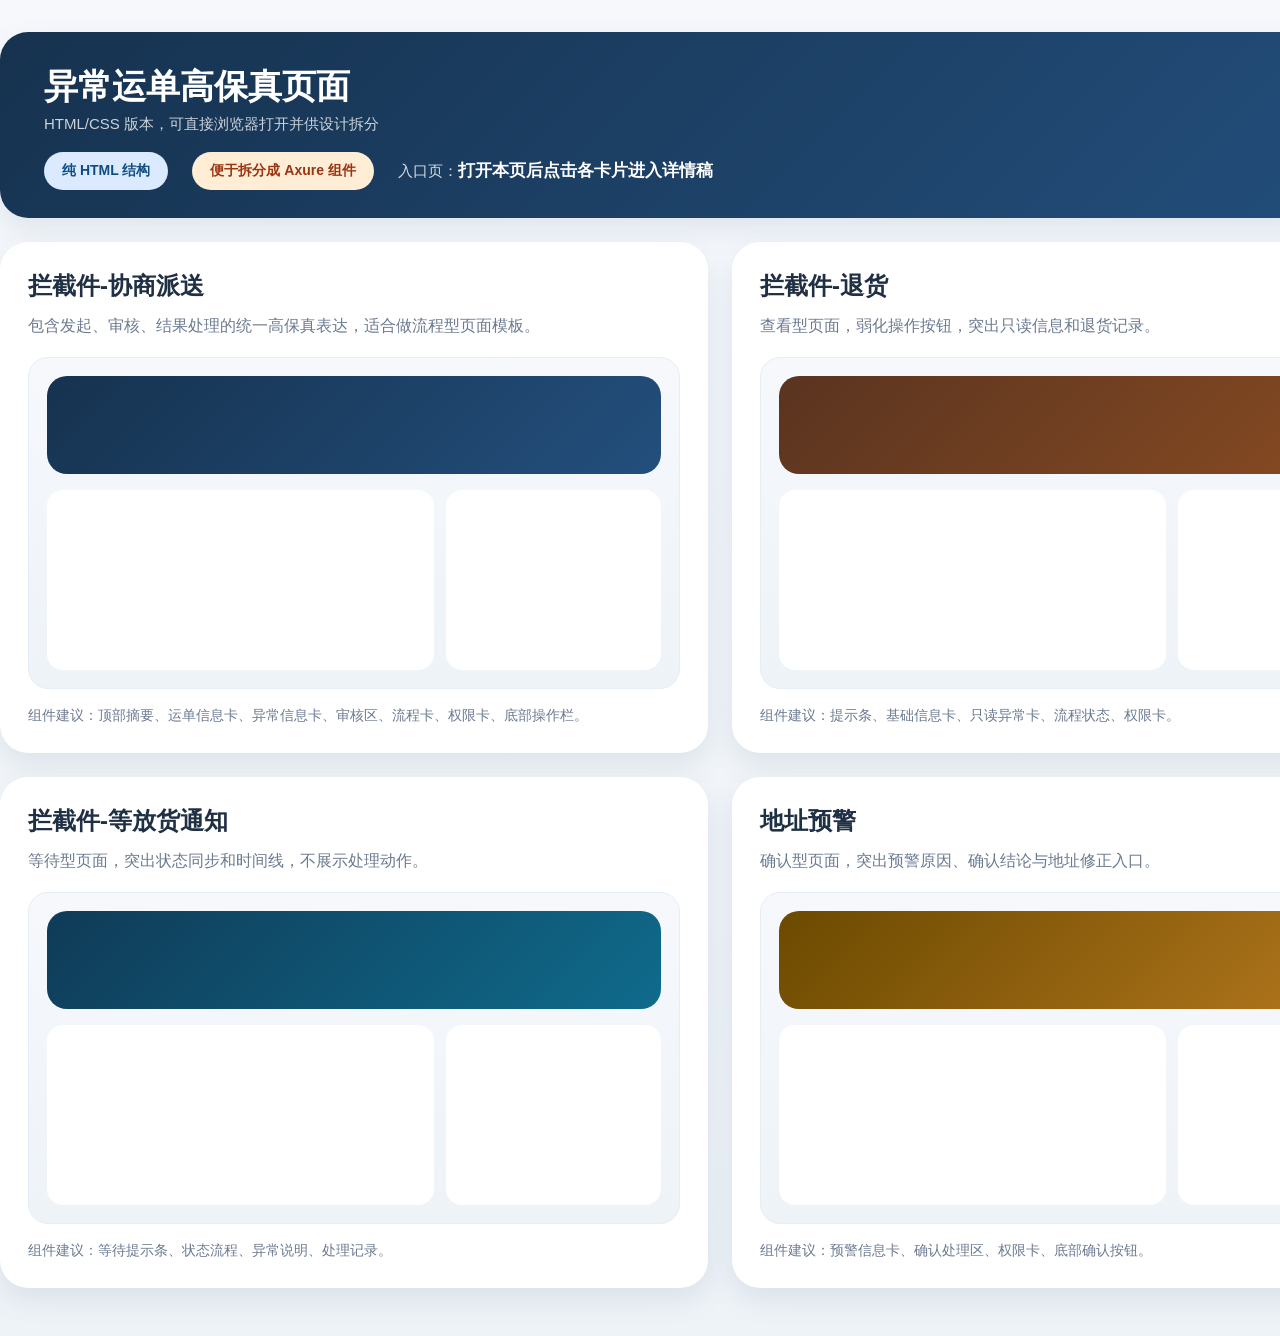
<file: mockups-html/index.html>
<!DOCTYPE html>
<html lang="zh-CN">
  <head>
    <meta charset="UTF-8" />
    <meta name="viewport" content="width=device-width, initial-scale=1.0" />
    <title>异常运单高保真页面</title>
    <link rel="stylesheet" href="./styles.css" />
  </head>
  <body>
    <main class="gallery">
      <section class="hero navy">
        <div class="hero-top">
          <div>
            <h1>异常运单高保真页面</h1>
            <div class="crumb">HTML/CSS 版本，可直接浏览器打开并供设计拆分</div>
          </div>
        </div>
        <div class="hero-bottom">
          <span class="pill info">纯 HTML 结构</span>
          <span class="pill warn">便于拆分成 Axure 组件</span>
          <span class="meta">入口页：<b>打开本页后点击各卡片进入详情稿</b></span>
        </div>
      </section>

      <section class="gallery-grid">
        <a class="gallery-card" href="./collab.html">
          <h2>拦截件-协商派送</h2>
          <p>包含发起、审核、结果处理的统一高保真表达，适合做流程型页面模板。</p>
          <div class="preview">
            <div class="preview-hero navy"></div>
            <div class="preview-body">
              <div class="preview-box"></div>
              <div class="preview-box"></div>
            </div>
          </div>
          <div class="dev-note">组件建议：顶部摘要、运单信息卡、异常信息卡、审核区、流程卡、权限卡、底部操作栏。</div>
        </a>

        <a class="gallery-card" href="./return.html">
          <h2>拦截件-退货</h2>
          <p>查看型页面，弱化操作按钮，突出只读信息和退货记录。</p>
          <div class="preview">
            <div class="preview-hero orange"></div>
            <div class="preview-body">
              <div class="preview-box"></div>
              <div class="preview-box"></div>
            </div>
          </div>
          <div class="dev-note">组件建议：提示条、基础信息卡、只读异常卡、流程状态、权限卡。</div>
        </a>

        <a class="gallery-card" href="./release.html">
          <h2>拦截件-等放货通知</h2>
          <p>等待型页面，突出状态同步和时间线，不展示处理动作。</p>
          <div class="preview">
            <div class="preview-hero blue"></div>
            <div class="preview-body">
              <div class="preview-box"></div>
              <div class="preview-box"></div>
            </div>
          </div>
          <div class="dev-note">组件建议：等待提示条、状态流程、异常说明、处理记录。</div>
        </a>

        <a class="gallery-card" href="./address-warning.html">
          <h2>地址预警</h2>
          <p>确认型页面，突出预警原因、确认结论与地址修正入口。</p>
          <div class="preview">
            <div class="preview-hero gold"></div>
            <div class="preview-body">
              <div class="preview-box"></div>
              <div class="preview-box"></div>
            </div>
          </div>
          <div class="dev-note">组件建议：预警信息卡、确认处理区、权限卡、底部确认按钮。</div>
        </a>
      </section>
    </main>
  </body>
</html>
</file>
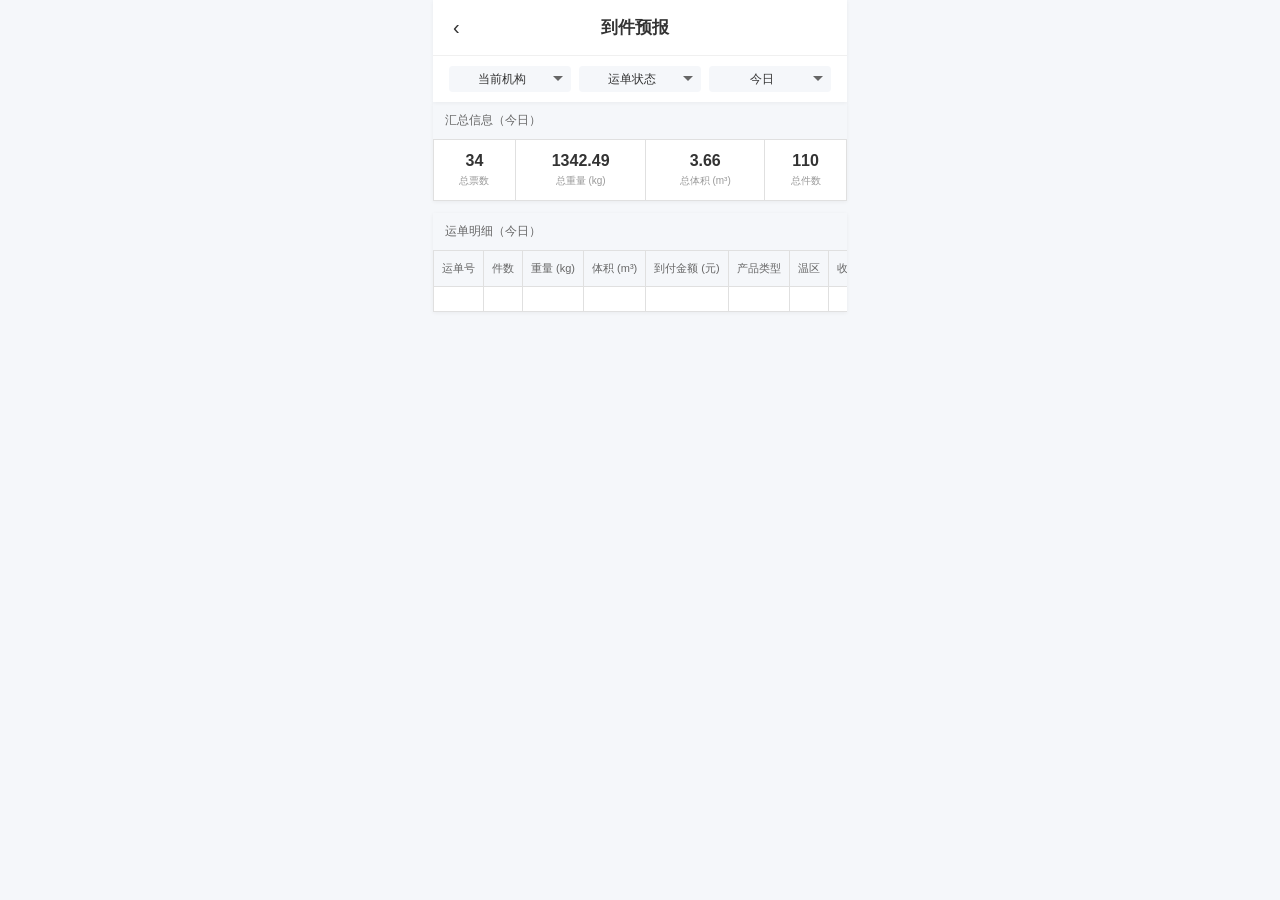
<file: receive-forecast-detail.html>
<!DOCTYPE html>
<html lang="zh-CN">
<head>
    <meta charset="UTF-8">
    <meta name="viewport" content="width=device-width, initial-scale=1.0, maximum-scale=1.0, user-scalable=no">
    <title>到件预报</title>
    <style>
        * {
            margin: 0;
            padding: 0;
            box-sizing: border-box;
            -webkit-tap-highlight-color: transparent;
        }

        body {
            font-family: -apple-system, BlinkMacSystemFont, 'Segoe UI', 'PingFang SC', 'Hiragino Sans GB', 'Microsoft YaHei', sans-serif;
            background: #f5f7fa;
            min-height: 100vh;
        }

        .mobile-container {
            max-width: 414px;
            margin: 0 auto;
            background: #f5f7fa;
            min-height: 100vh;
        }

        .header {
            background: white;
            padding: 0;
            position: sticky;
            top: 0;
            z-index: 100;
            box-shadow: 0 1px 4px rgba(0, 0, 0, 0.05);
        }

        .header-top {
            display: flex;
            align-items: center;
            padding: 12px 16px;
            border-bottom: 1px solid #f0f0f0;
        }

        .back-btn {
            background: none;
            border: none;
            color: #333;
            font-size: 20px;
            cursor: pointer;
            display: flex;
            align-items: center;
            padding: 4px;
        }

        .back-btn:active {
            opacity: 0.6;
        }

        .header-title {
            color: #333;
            font-size: 17px;
            font-weight: 600;
            flex: 1;
            text-align: center;
            padding-right: 24px;
        }

        .filter-bar {
            display: flex;
            padding: 10px 16px;
            gap: 8px;
            background: white;
        }

        .filter-select {
            flex: 1;
            padding: 6px 8px;
            background: #f5f7fa;
            border: none;
            border-radius: 4px;
            font-size: 12px;
            color: #333;
            cursor: pointer;
            text-align: center;
            appearance: none;
            background-image: url("data:image/svg+xml,%3Csvg xmlns='http://www.w3.org/2000/svg' width='10' height='6' viewBox='0 0 10 6'%3E%3Cpath fill='%23666' d='M0 0l5 5 5-5z'/%3E%3C/svg%3E");
            background-repeat: no-repeat;
            background-position: right 8px center;
            padding-right: 24px;
        }

        .filter-select:focus {
            outline: none;
            background-color: #e8f0ff;
        }

        .main-content {
            padding: 0;
        }

        .card {
            background: white;
            margin-bottom: 12px;
            box-shadow: 0 1px 4px rgba(0, 0, 0, 0.05);
        }

        .section-header {
            background: #f5f7fa;
            padding: 10px 12px;
            font-size: 12px;
            color: #666;
            font-weight: 500;
        }

        .summary-table {
            width: 100%;
            border-collapse: collapse;
        }

        .summary-table td {
            padding: 12px 8px;
            text-align: center;
            border: 1px solid #e0e0e0;
        }

        .summary-value {
            font-size: 16px;
            font-weight: 600;
            color: #333;
            margin-bottom: 4px;
        }

        .summary-label {
            font-size: 10px;
            color: #999;
        }

        .data-section-header {
            background: #f5f7fa;
            padding: 10px 12px;
            font-size: 12px;
            color: #666;
            font-weight: 500;
        }

        .data-table-wrapper {
            overflow-x: auto;
            -webkit-overflow-scrolling: touch;
        }

        .data-table {
            width: 100%;
            border-collapse: collapse;
            font-size: 11px;
        }

        .data-table th {
            background: #f5f7fa;
            padding: 10px 8px;
            text-align: left;
            color: #666;
            font-weight: 500;
            white-space: nowrap;
            border: 1px solid #e0e0e0;
        }

        .data-table td {
            padding: 12px 8px;
            border-bottom: 1px solid #f0f0f0;
            border: 1px solid #e0e0e0;
            color: #333;
        }

        .data-table tr:last-child td {
            border-bottom: 1px solid #e0e0e0;
        }

        .empty-state {
            text-align: center;
            padding: 40px 0;
            color: #999;
            font-size: 13px;
        }
    </style>
</head>
<body>
    <div class="mobile-container">
        <header class="header">
            <div class="header-top">
                <button class="back-btn" onclick="history.back()">‹</button>
                <h1 class="header-title">到件预报</h1>
            </div>
            <div class="filter-bar">
                <select class="filter-select" id="orgSelect">
                    <option value="current">当前机构</option>
                    <option value="shanghai">上海青浦一部</option>
                    <option value="beijing">北京朝阳</option>
                    <option value="guangzhou">广州天河</option>
                </select>
                <select class="filter-select" id="statusSelect">
                    <option value="all">运单状态</option>
                    <option value="unloading-car">未卸车</option>
                    <option value="unloaded-not-scanned">已卸未扫</option>
                    <option value="waiting-delivery">待派件</option>
                    <option value="delivering">派送中</option>
                    <option value="signed">已签收</option>
                </select>
                <select class="filter-select" id="dateSelect">
                    <option value="today">今日</option>
                    <option value="3days">近 3 日</option>
                    <option value="7days">近 7 日</option>
                    <option value="30days">近 30 日</option>
                </select>
            </div>
        </header>

        <main class="main-content">
            <!-- 汇总信息 -->
            <div class="card">
                <div class="section-header">汇总信息（今日）</div>
                <table class="summary-table">
                    <tr>
                        <td>
                            <div class="summary-value" id="totalTickets">34</div>
                            <div class="summary-label">总票数</div>
                        </td>
                        <td>
                            <div class="summary-value" id="totalWeight">1342.49</div>
                            <div class="summary-label">总重量 (kg)</div>
                        </td>
                        <td>
                            <div class="summary-value" id="totalVolume">3.66</div>
                            <div class="summary-label">总体积 (m³)</div>
                        </td>
                        <td>
                            <div class="summary-value" id="totalCount">110</div>
                            <div class="summary-label">总件数</div>
                        </td>
                    </tr>
                </table>
            </div>

            <!-- 运单明细 -->
            <div class="card">
                <div class="data-section-header">运单明细（今日）</div>
                <div class="data-table-wrapper">
                    <table class="data-table">
                        <thead>
                            <tr>
                                <th>运单号</th>
                                <th>件数</th>
                                <th>重量 (kg)</th>
                                <th>体积 (m³)</th>
                                <th>到付金额 (元)</th>
                                <th>产品类型</th>
                                <th>温区</th>
                                <th>收件地址</th>
                            </tr>
                        </thead>
                        <tbody id="tableBody">
                            <tr>
                                <td></td>
                                <td></td>
                                <td></td>
                                <td></td>
                                <td></td>
                                <td></td>
                                <td></td>
                                <td></td>
                            </tr>
                        </tbody>
                    </table>
                </div>
            </div>
        </main>
    </div>

    <script>
        const urlParams = new URLSearchParams(window.location.search);
        const type = urlParams.get('type');

        const config = {
            'normal': {
                tickets: '34',
                weight: '1342.49',
                volume: '3.66',
                count: '110'
            },
            'transit': {
                tickets: '48',
                weight: '1917.88',
                volume: '7.52',
                count: '156'
            }
        };

        const currentConfig = config[type] || config['normal'];

        document.getElementById('totalTickets').textContent = currentConfig.tickets;
        document.getElementById('totalWeight').textContent = currentConfig.weight;
        document.getElementById('totalVolume').textContent = currentConfig.volume;
        document.getElementById('totalCount').textContent = currentConfig.count;

        // 筛选器事件
        document.getElementById('orgSelect').addEventListener('change', function() {
            console.log('产品变更:', this.value);
        });

        document.getElementById('statusSelect').addEventListener('change', function() {
            console.log('状态变更:', this.value);
        });

        document.getElementById('dateSelect').addEventListener('change', function() {
            console.log('日期变更:', this.value);
        });
    </script>
</body>
</html>
</file>
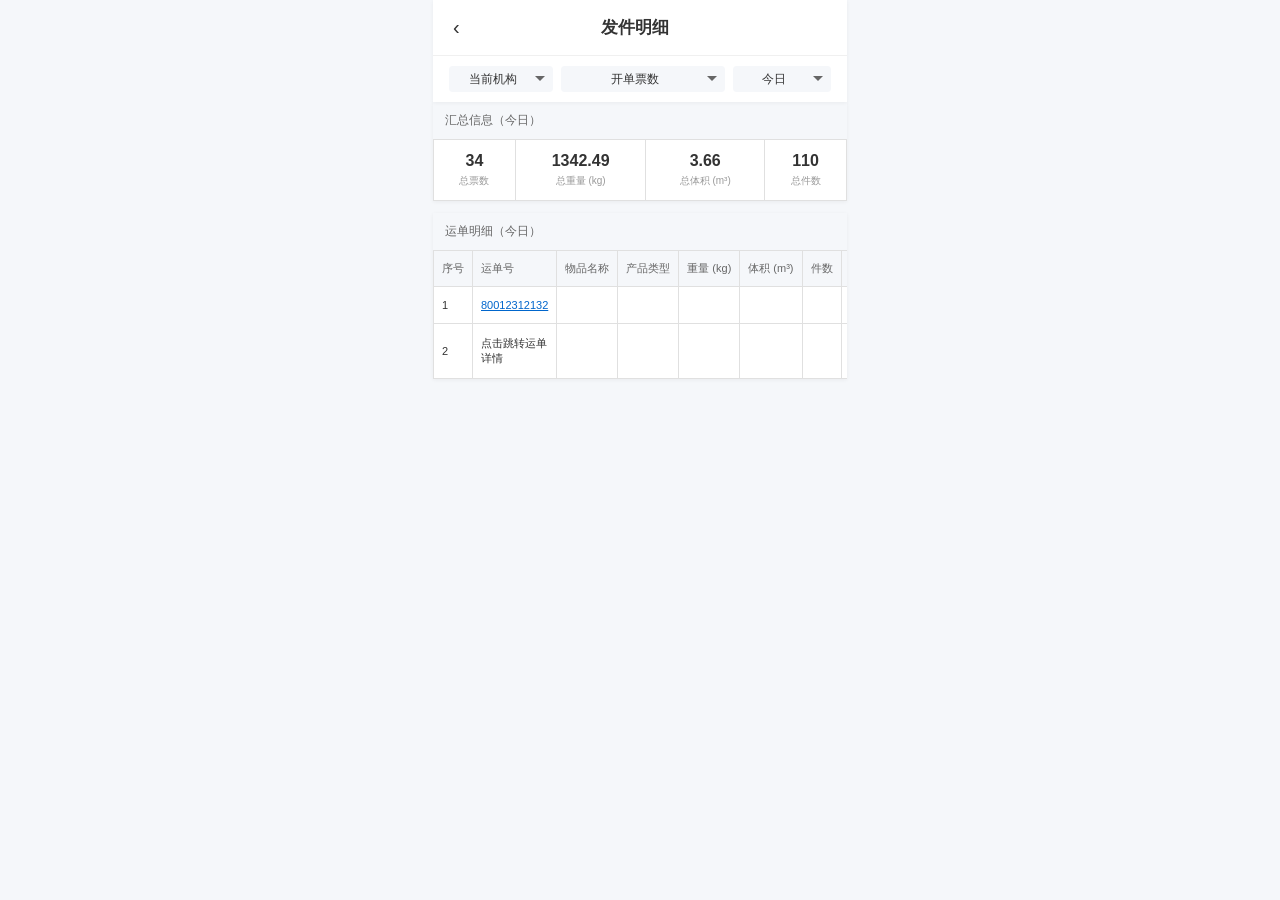
<file: send-detail.html>
<!DOCTYPE html>
<html lang="zh-CN">
<head>
    <meta charset="UTF-8">
    <meta name="viewport" content="width=device-width, initial-scale=1.0, maximum-scale=1.0, user-scalable=no">
    <title>发件明细</title>
    <style>
        * {
            margin: 0;
            padding: 0;
            box-sizing: border-box;
            -webkit-tap-highlight-color: transparent;
        }

        body {
            font-family: -apple-system, BlinkMacSystemFont, 'Segoe UI', 'PingFang SC', 'Hiragino Sans GB', 'Microsoft YaHei', sans-serif;
            background: #f5f7fa;
            min-height: 100vh;
        }

        .mobile-container {
            max-width: 414px;
            margin: 0 auto;
            background: #f5f7fa;
            min-height: 100vh;
        }

        .header {
            background: white;
            padding: 0;
            position: sticky;
            top: 0;
            z-index: 100;
            box-shadow: 0 1px 4px rgba(0, 0, 0, 0.05);
        }

        .header-top {
            display: flex;
            align-items: center;
            padding: 12px 16px;
            border-bottom: 1px solid #f0f0f0;
        }

        .back-btn {
            background: none;
            border: none;
            color: #333;
            font-size: 20px;
            cursor: pointer;
            display: flex;
            align-items: center;
            padding: 4px;
        }

        .back-btn:active {
            opacity: 0.6;
        }

        .header-title {
            color: #333;
            font-size: 17px;
            font-weight: 600;
            flex: 1;
            text-align: center;
            padding-right: 24px;
        }

        .filter-bar {
            display: flex;
            padding: 10px 16px;
            gap: 8px;
            background: white;
        }

        .filter-select {
            flex: 1;
            padding: 6px 8px;
            background: #f5f7fa;
            border: none;
            border-radius: 4px;
            font-size: 12px;
            color: #333;
            cursor: pointer;
            text-align: center;
            appearance: none;
            background-image: url("data:image/svg+xml,%3Csvg xmlns='http://www.w3.org/2000/svg' width='10' height='6' viewBox='0 0 10 6'%3E%3Cpath fill='%23666' d='M0 0l5 5 5-5z'/%3E%3C/svg%3E");
            background-repeat: no-repeat;
            background-position: right 8px center;
            padding-right: 24px;
        }

        .filter-select:focus {
            outline: none;
            background-color: #e8f0ff;
        }

        .main-content {
            padding: 0;
        }

        .card {
            background: white;
            margin-bottom: 12px;
            box-shadow: 0 1px 4px rgba(0, 0, 0, 0.05);
        }

        .section-header {
            background: #f5f7fa;
            padding: 10px 12px;
            font-size: 12px;
            color: #666;
            font-weight: 500;
        }

        .summary-table {
            width: 100%;
            border-collapse: collapse;
        }

        .summary-table td {
            padding: 12px 8px;
            text-align: center;
            border: 1px solid #e0e0e0;
        }

        .summary-value {
            font-size: 16px;
            font-weight: 600;
            color: #333;
            margin-bottom: 4px;
        }

        .summary-label {
            font-size: 10px;
            color: #999;
        }

        .data-section-header {
            background: #f5f7fa;
            padding: 10px 12px;
            font-size: 12px;
            color: #666;
            font-weight: 500;
        }

        .data-table-wrapper {
            overflow-x: auto;
            -webkit-overflow-scrolling: touch;
        }

        .data-table {
            width: 100%;
            border-collapse: collapse;
            font-size: 11px;
        }

        .data-table th {
            background: #f5f7fa;
            padding: 10px 8px;
            text-align: left;
            color: #666;
            font-weight: 500;
            white-space: nowrap;
            border: 1px solid #e0e0e0;
        }

        .data-table td {
            padding: 12px 8px;
            border-bottom: 1px solid #f0f0f0;
            border: 1px solid #e0e0e0;
            color: #333;
        }

        .data-table tr:last-child td {
            border-bottom: 1px solid #e0e0e0;
        }

        .waybill-link {
            color: #0066cc;
            text-decoration: underline;
            cursor: pointer;
        }

        .empty-state {
            text-align: center;
            padding: 40px 0;
            color: #999;
            font-size: 13px;
        }

        .click-row {
            cursor: pointer;
        }

        .click-row:active {
            background: #f5f7fa;
        }
    </style>
</head>
<body>
    <div class="mobile-container">
        <header class="header">
            <div class="header-top">
                <button class="back-btn" onclick="history.back()">‹</button>
                <h1 class="header-title">发件明细</h1>
            </div>
            <div class="filter-bar">
                <select class="filter-select" id="orgSelect">
                    <option value="current">当前机构</option>
                    <option value="shanghai">上海青浦一部</option>
                    <option value="beijing">北京朝阳</option>
                    <option value="guangzhou">广州天河</option>
                </select>
                <select class="filter-select" id="statusSelect">
                    <option value="all">开单票数</option>
                    <option value="normal">开单未发</option>
                    <option value="waiting">开单未发（待配载）</option>
                    <option value="transit">已发中心未到（汽运）</option>
                    <option value="arrived-road">省中心已到未发（汽运）</option>
                    <option value="arrived-line">省中心已到未发（专线）</option>
                    <option value="unloading">中心已卸未扫（待卸中）</option>
                    <option value="loading">中心已卸未扫（待装车）</option>
                    <option value="loaded">已卸未扫（待装车）</option>
                    <option value="in-vehicle">已装车</option>
                </select>
                <select class="filter-select" id="dateSelect">
                    <option value="today">今日</option>
                    <option value="3days">近 3 日</option>
                    <option value="7days">近 7 日</option>
                    <option value="30days">近 30 日</option>
                </select>
            </div>
        </header>

        <main class="main-content">
            <!-- 汇总信息 -->
            <div class="card">
                <div class="section-header">汇总信息（今日）</div>
                <table class="summary-table">
                    <tr>
                        <td>
                            <div class="summary-value" id="totalTickets">34</div>
                            <div class="summary-label">总票数</div>
                        </td>
                        <td>
                            <div class="summary-value" id="totalWeight">1342.49</div>
                            <div class="summary-label">总重量 (kg)</div>
                        </td>
                        <td>
                            <div class="summary-value" id="totalVolume">3.66</div>
                            <div class="summary-label">总体积 (m³)</div>
                        </td>
                        <td>
                            <div class="summary-value" id="totalCount">110</div>
                            <div class="summary-label">总件数</div>
                        </td>
                    </tr>
                </table>
            </div>

            <!-- 运单明细 -->
            <div class="card">
                <div class="data-section-header">运单明细（今日）</div>
                <div class="data-table-wrapper">
                    <table class="data-table">
                        <thead>
                            <tr>
                                <th>序号</th>
                                <th>运单号</th>
                                <th>物品名称</th>
                                <th>产品类型</th>
                                <th>重量 (kg)</th>
                                <th>体积 (m³)</th>
                                <th>件数</th>
                                <th>温区</th>
                                <th>寄件时间</th>
                                <th>到付金额 (元)</th>
                            </tr>
                        </thead>
                        <tbody id="tableBody">
                            <tr class="click-row">
                                <td>1</td>
                                <td><span class="waybill-link">80012312132</span></td>
                                <td></td>
                                <td></td>
                                <td></td>
                                <td></td>
                                <td></td>
                                <td></td>
                                <td></td>
                                <td></td>
                            </tr>
                            <tr class="click-row">
                                <td>2</td>
                                <td>点击跳转运单详情</td>
                                <td></td>
                                <td></td>
                                <td></td>
                                <td></td>
                                <td></td>
                                <td></td>
                                <td></td>
                                <td></td>
                            </tr>
                        </tbody>
                    </table>
                </div>
            </div>
        </main>
    </div>

    <script>
        const urlParams = new URLSearchParams(window.location.search);
        const type = urlParams.get('type');

        const config = {
            'total': {
                tickets: '5,986',
                weight: '24,520.68',
                volume: '86.52',
                count: '11,234'
            },
            'normal': {
                tickets: '34',
                weight: '1342.49',
                volume: '3.66',
                count: '110'
            },
            'month': {
                tickets: '4',
                weight: '191.88',
                volume: '0.52',
                count: '15'
            }
        };

        const currentConfig = config[type] || config['normal'];

        document.getElementById('totalTickets').textContent = currentConfig.tickets;
        document.getElementById('totalWeight').textContent = currentConfig.weight;
        document.getElementById('totalVolume').textContent = currentConfig.volume;
        document.getElementById('totalCount').textContent = currentConfig.count;

        // 筛选器事件
        document.getElementById('orgSelect').addEventListener('change', function() {
            console.log('机构变更:', this.value);
        });

        document.getElementById('statusSelect').addEventListener('change', function() {
            console.log('状态变更:', this.value);
        });

        document.getElementById('dateSelect').addEventListener('change', function() {
            console.log('日期变更:', this.value);
        });
    </script>
</body>
</html>
</file>
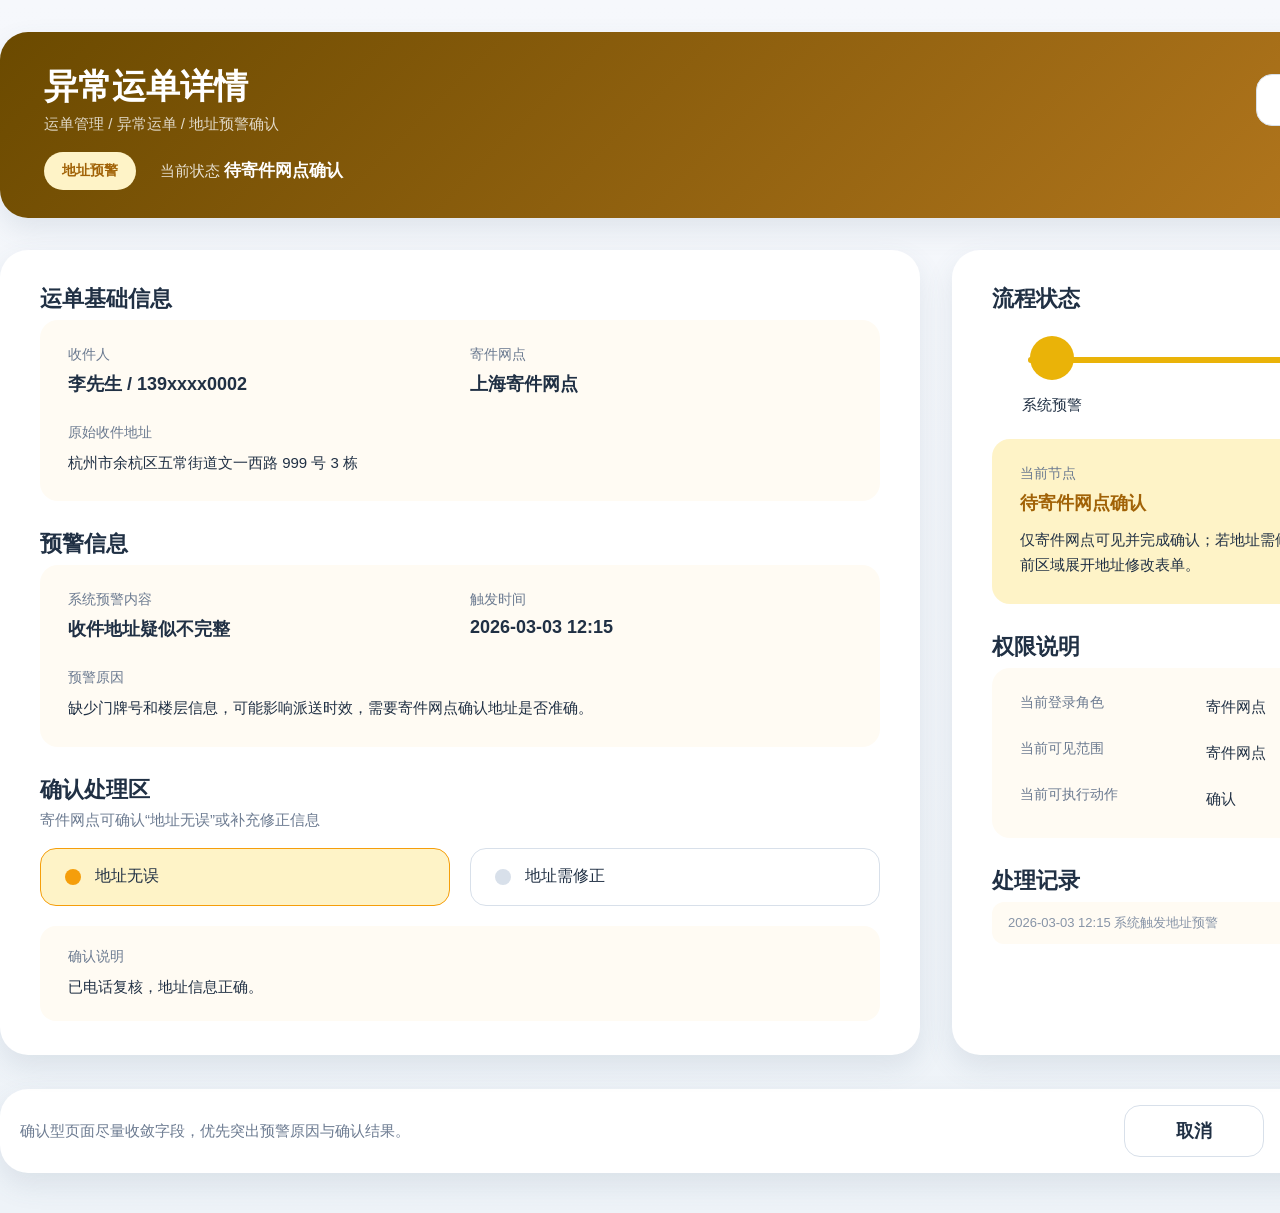
<file: mockups-html/address-warning.html>
<!DOCTYPE html>
<html lang="zh-CN">
  <head>
    <meta charset="UTF-8" />
    <meta name="viewport" content="width=device-width, initial-scale=1.0" />
    <title>地址预警</title>
    <link rel="stylesheet" href="./styles.css" />
  </head>
  <body>
    <main class="page">
      <section class="hero gold">
        <div class="hero-top">
          <div>
            <h1>异常运单详情</h1>
            <div class="crumb">运单管理 / 异常运单 / 地址预警确认</div>
          </div>
          <a class="btn" href="./index.html">返回总览</a>
        </div>
        <div class="hero-bottom">
          <span class="pill yellow">地址预警</span>
          <span class="meta">当前状态 <b>待寄件网点确认</b></span>
        </div>
      </section>

      <section class="layout">
        <div class="panel stack">
          <section>
            <h2 class="section-title">运单基础信息</h2>
            <div class="card-soft" style="background: #fffbf3">
              <div class="grid-2">
                <div>
                  <div class="field-label">收件人</div>
                  <div class="field-value">李先生 / 139xxxx0002</div>
                </div>
                <div>
                  <div class="field-label">寄件网点</div>
                  <div class="field-value">上海寄件网点</div>
                </div>
              </div>
              <div style="margin-top: 28px">
                <div class="field-label">原始收件地址</div>
                <div class="field-body">杭州市余杭区五常街道文一西路 999 号 3 栋</div>
              </div>
            </div>
          </section>

          <section>
            <h2 class="section-title">预警信息</h2>
            <div class="card-soft" style="background: #fffbf3">
              <div class="grid-2">
                <div>
                  <div class="field-label">系统预警内容</div>
                  <div class="field-value">收件地址疑似不完整</div>
                </div>
                <div>
                  <div class="field-label">触发时间</div>
                  <div class="field-value">2026-03-03 12:15</div>
                </div>
              </div>
              <div style="margin-top: 28px">
                <div class="field-label">预警原因</div>
                <div class="field-body">缺少门牌号和楼层信息，可能影响派送时效，需要寄件网点确认地址是否准确。</div>
              </div>
            </div>
          </section>

          <section>
            <h2 class="section-title">确认处理区</h2>
            <p class="section-subtitle">寄件网点可确认“地址无误”或补充修正信息</p>
            <div class="choice-row">
              <div class="choice active yellow">
                <span class="radio"></span>
                <span>地址无误</span>
              </div>
              <div class="choice">
                <span class="radio"></span>
                <span>地址需修正</span>
              </div>
            </div>
            <div class="textarea" style="margin-top: 20px; background: #fffbf3">
              <div class="field-label">确认说明</div>
              <div class="field-body">已电话复核，地址信息正确。</div>
            </div>
          </section>
        </div>

        <div class="panel stack">
          <section>
            <h2 class="section-title">流程状态</h2>
            <div class="steps progress-3 yellow">
              <div class="step active yellow">
                <div class="step-dot"></div>
                <div class="step-label">系统预警</div>
              </div>
              <div class="step active yellow">
                <div class="step-dot"></div>
                <div class="step-label">寄件网点确认</div>
              </div>
            </div>
            <div class="card-soft" style="margin-top: 24px; background: #fef3c7">
              <div class="field-label">当前节点</div>
              <div class="field-value" style="color: #a16207">待寄件网点确认</div>
              <div class="field-body" style="margin-top: 12px">
                仅寄件网点可见并完成确认；若地址需修正，则在当前区域展开地址修改表单。
              </div>
            </div>
          </section>

          <section>
            <h2 class="section-title">权限说明</h2>
            <div class="card-soft" style="background: #fffbf3">
              <div class="grid-2">
                <div class="field-label">当前登录角色</div>
                <div class="field-body">寄件网点</div>
                <div class="field-label">当前可见范围</div>
                <div class="field-body">寄件网点</div>
                <div class="field-label">当前可执行动作</div>
                <div class="field-body">确认</div>
              </div>
            </div>
          </section>

          <section>
            <h2 class="section-title">处理记录</h2>
            <div class="timeline">
              <div class="timeline-item" style="background: #fffbf3">2026-03-03 12:15 系统触发地址预警</div>
            </div>
          </section>
        </div>
      </section>

      <section class="bottom-bar">
        <div class="bottom-note">确认型页面尽量收敛字段，优先突出预警原因与确认结果。</div>
        <div class="button-row">
          <div class="btn">取消</div>
          <div class="btn primary gold">确认</div>
        </div>
      </section>
    </main>
  </body>
</html>
</file>
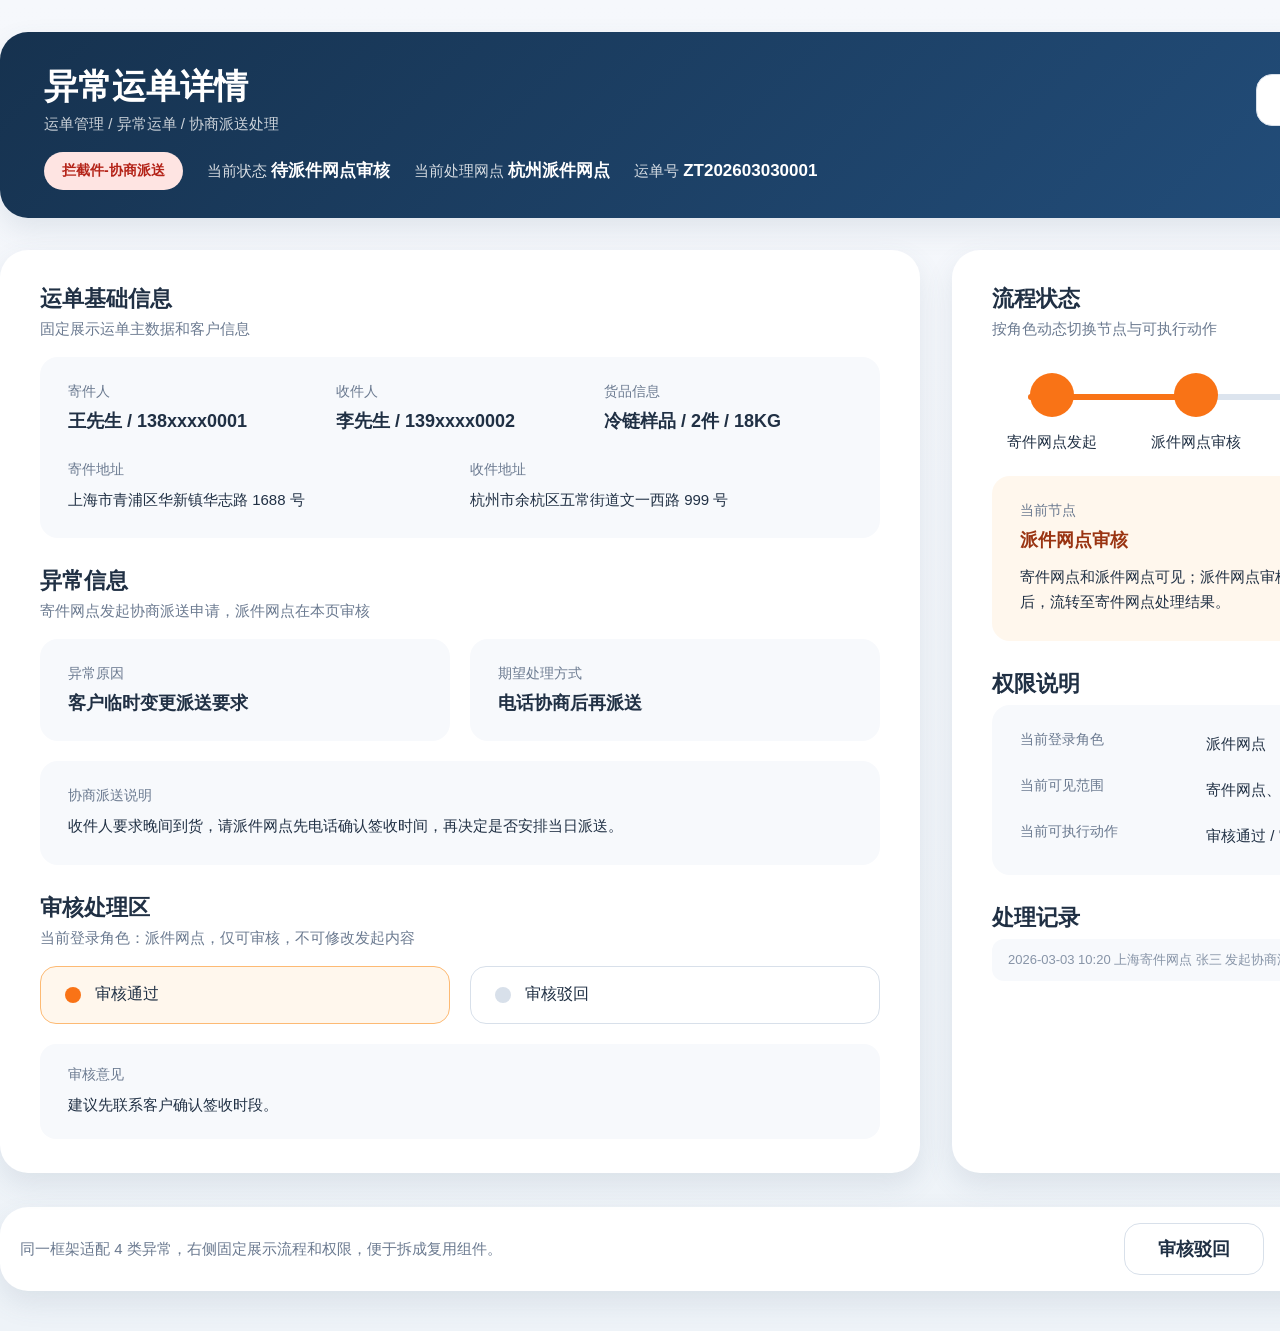
<file: mockups-html/collab.html>
<!DOCTYPE html>
<html lang="zh-CN">
  <head>
    <meta charset="UTF-8" />
    <meta name="viewport" content="width=device-width, initial-scale=1.0" />
    <title>拦截件-协商派送</title>
    <link rel="stylesheet" href="./styles.css" />
  </head>
  <body>
    <main class="page">
      <section class="hero navy">
        <div class="hero-top">
          <div>
            <h1>异常运单详情</h1>
            <div class="crumb">运单管理 / 异常运单 / 协商派送处理</div>
          </div>
          <a class="btn" href="./index.html">返回总览</a>
        </div>
        <div class="hero-bottom">
          <span class="pill danger">拦截件-协商派送</span>
          <span class="meta">当前状态 <b>待派件网点审核</b></span>
          <span class="meta">当前处理网点 <b>杭州派件网点</b></span>
          <span class="meta">运单号 <b>ZT202603030001</b></span>
        </div>
      </section>

      <section class="layout">
        <div class="panel stack">
          <section>
            <h2 class="section-title">运单基础信息</h2>
            <p class="section-subtitle">固定展示运单主数据和客户信息</p>
            <div class="card-soft">
              <div class="grid-3">
                <div>
                  <div class="field-label">寄件人</div>
                  <div class="field-value">王先生 / 138xxxx0001</div>
                </div>
                <div>
                  <div class="field-label">收件人</div>
                  <div class="field-value">李先生 / 139xxxx0002</div>
                </div>
                <div>
                  <div class="field-label">货品信息</div>
                  <div class="field-value">冷链样品 / 2件 / 18KG</div>
                </div>
              </div>
              <div class="grid-2" style="margin-top: 28px">
                <div>
                  <div class="field-label">寄件地址</div>
                  <div class="field-body">上海市青浦区华新镇华志路 1688 号</div>
                </div>
                <div>
                  <div class="field-label">收件地址</div>
                  <div class="field-body">杭州市余杭区五常街道文一西路 999 号</div>
                </div>
              </div>
            </div>
          </section>

          <section>
            <h2 class="section-title">异常信息</h2>
            <p class="section-subtitle">寄件网点发起协商派送申请，派件网点在本页审核</p>
            <div class="grid-2">
              <div class="card-soft">
                <div class="field-label">异常原因</div>
                <div class="field-value">客户临时变更派送要求</div>
              </div>
              <div class="card-soft">
                <div class="field-label">期望处理方式</div>
                <div class="field-value">电话协商后再派送</div>
              </div>
            </div>
            <div class="card-soft" style="margin-top: 20px">
              <div class="field-label">协商派送说明</div>
              <div class="field-body">
                收件人要求晚间到货，请派件网点先电话确认签收时间，再决定是否安排当日派送。
              </div>
            </div>
          </section>

          <section>
            <h2 class="section-title">审核处理区</h2>
            <p class="section-subtitle">当前登录角色：派件网点，仅可审核，不可修改发起内容</p>
            <div class="choice-row">
              <div class="choice active warn">
                <span class="radio"></span>
                <span>审核通过</span>
              </div>
              <div class="choice">
                <span class="radio"></span>
                <span>审核驳回</span>
              </div>
            </div>
            <div class="textarea" style="margin-top: 20px">
              <div class="field-label">审核意见</div>
              <div class="field-body">建议先联系客户确认签收时段。</div>
            </div>
          </section>
        </div>

        <div class="panel stack">
          <section>
            <h2 class="section-title">流程状态</h2>
            <p class="section-subtitle">按角色动态切换节点与可执行动作</p>
            <div class="steps progress-2 orange">
              <div class="step active orange">
                <div class="step-dot"></div>
                <div class="step-label">寄件网点发起</div>
              </div>
              <div class="step active orange">
                <div class="step-dot"></div>
                <div class="step-label">派件网点审核</div>
              </div>
              <div class="step">
                <div class="step-dot"></div>
                <div class="step-label">寄件网点处理</div>
              </div>
            </div>
            <div class="card-soft" style="margin-top: 24px; background: #fff7ed">
              <div class="field-label">当前节点</div>
              <div class="field-value" style="color: #9a3412">派件网点审核</div>
              <div class="field-body" style="margin-top: 12px">
                寄件网点和派件网点可见；派件网点审核通过或驳回后，流转至寄件网点处理结果。
              </div>
            </div>
          </section>

          <section>
            <h2 class="section-title">权限说明</h2>
            <div class="card-soft">
              <div class="grid-2">
                <div class="field-label">当前登录角色</div>
                <div class="field-body">派件网点</div>
                <div class="field-label">当前可见范围</div>
                <div class="field-body">寄件网点、派件网点</div>
                <div class="field-label">当前可执行动作</div>
                <div class="field-body">审核通过 / 审核驳回</div>
              </div>
            </div>
          </section>

          <section>
            <h2 class="section-title">处理记录</h2>
            <div class="timeline">
              <div class="timeline-item">2026-03-03 10:20 上海寄件网点 张三 发起协商派送</div>
            </div>
          </section>
        </div>
      </section>

      <section class="bottom-bar">
        <div class="bottom-note">同一框架适配 4 类异常，右侧固定展示流程和权限，便于拆成复用组件。</div>
        <div class="button-row">
          <div class="btn">审核驳回</div>
          <div class="btn primary orange">审核通过</div>
        </div>
      </section>
    </main>
  </body>
</html>
</file>
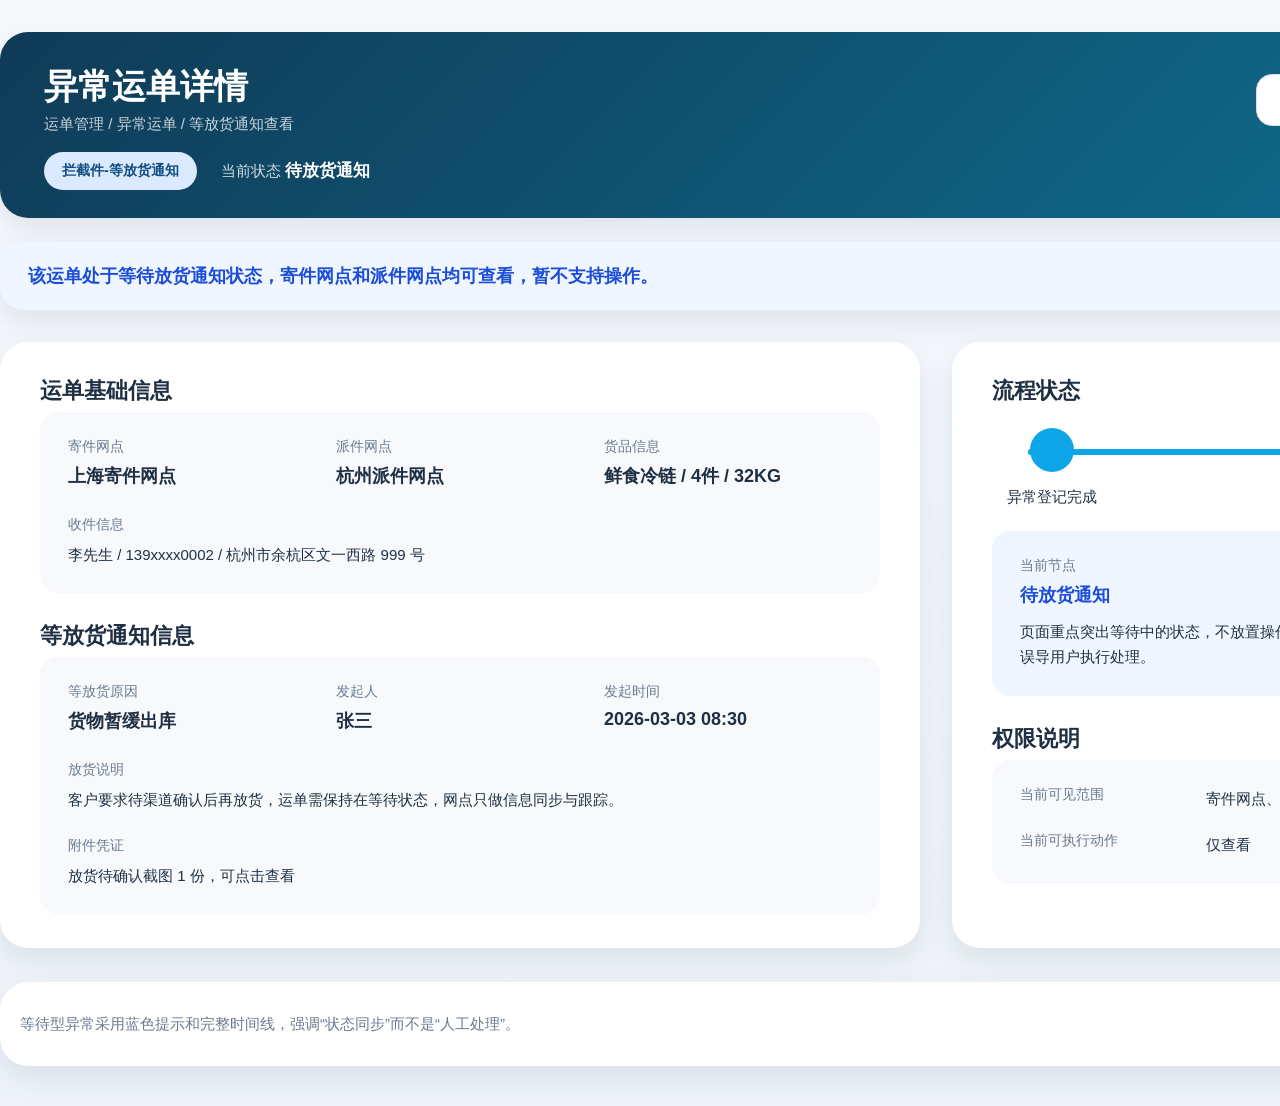
<file: mockups-html/release.html>
<!DOCTYPE html>
<html lang="zh-CN">
  <head>
    <meta charset="UTF-8" />
    <meta name="viewport" content="width=device-width, initial-scale=1.0" />
    <title>拦截件-等放货通知</title>
    <link rel="stylesheet" href="./styles.css" />
  </head>
  <body>
    <main class="page">
      <section class="hero blue">
        <div class="hero-top">
          <div>
            <h1>异常运单详情</h1>
            <div class="crumb">运单管理 / 异常运单 / 等放货通知查看</div>
          </div>
          <a class="btn" href="./index.html">返回总览</a>
        </div>
        <div class="hero-bottom">
          <span class="pill info">拦截件-等放货通知</span>
          <span class="meta">当前状态 <b>待放货通知</b></span>
        </div>
      </section>

      <section class="notice info">该运单处于等待放货通知状态，寄件网点和派件网点均可查看，暂不支持操作。</section>

      <section class="layout">
        <div class="panel stack">
          <section>
            <h2 class="section-title">运单基础信息</h2>
            <div class="card-soft">
              <div class="grid-3">
                <div>
                  <div class="field-label">寄件网点</div>
                  <div class="field-value">上海寄件网点</div>
                </div>
                <div>
                  <div class="field-label">派件网点</div>
                  <div class="field-value">杭州派件网点</div>
                </div>
                <div>
                  <div class="field-label">货品信息</div>
                  <div class="field-value">鲜食冷链 / 4件 / 32KG</div>
                </div>
              </div>
              <div style="margin-top: 28px">
                <div class="field-label">收件信息</div>
                <div class="field-body">李先生 / 139xxxx0002 / 杭州市余杭区文一西路 999 号</div>
              </div>
            </div>
          </section>

          <section>
            <h2 class="section-title">等放货通知信息</h2>
            <div class="card-soft">
              <div class="grid-3">
                <div>
                  <div class="field-label">等放货原因</div>
                  <div class="field-value">货物暂缓出库</div>
                </div>
                <div>
                  <div class="field-label">发起人</div>
                  <div class="field-value">张三</div>
                </div>
                <div>
                  <div class="field-label">发起时间</div>
                  <div class="field-value">2026-03-03 08:30</div>
                </div>
              </div>
              <div style="margin-top: 28px">
                <div class="field-label">放货说明</div>
                <div class="field-body">
                  客户要求待渠道确认后再放货，运单需保持在等待状态，网点只做信息同步与跟踪。
                </div>
              </div>
              <div style="margin-top: 24px">
                <div class="field-label">附件凭证</div>
                <div class="field-body">放货待确认截图 1 份，可点击查看</div>
              </div>
            </div>
          </section>
        </div>

        <div class="panel stack">
          <section>
            <h2 class="section-title">流程状态</h2>
            <div class="steps progress-3 blue">
              <div class="step active blue">
                <div class="step-dot"></div>
                <div class="step-label">异常登记完成</div>
              </div>
              <div class="step active blue">
                <div class="step-dot"></div>
                <div class="step-label">等待放货通知</div>
              </div>
            </div>
            <div class="card-soft" style="margin-top: 24px; background: #eff6ff">
              <div class="field-label">当前节点</div>
              <div class="field-value" style="color: #1d4ed8">待放货通知</div>
              <div class="field-body" style="margin-top: 12px">
                页面重点突出等待中的状态，不放置操作按钮，避免误导用户执行处理。
              </div>
            </div>
          </section>

          <section>
            <h2 class="section-title">权限说明</h2>
            <div class="card-soft">
              <div class="grid-2">
                <div class="field-label">当前可见范围</div>
                <div class="field-body">寄件网点、派件网点</div>
                <div class="field-label">当前可执行动作</div>
                <div class="field-body">仅查看</div>
              </div>
            </div>
          </section>
        </div>
      </section>

      <section class="bottom-bar">
        <div class="bottom-note">等待型异常采用蓝色提示和完整时间线，强调“状态同步”而不是“人工处理”。</div>
        <div class="button-row">
          <div class="btn">返回</div>
        </div>
      </section>
    </main>
  </body>
</html>
</file>
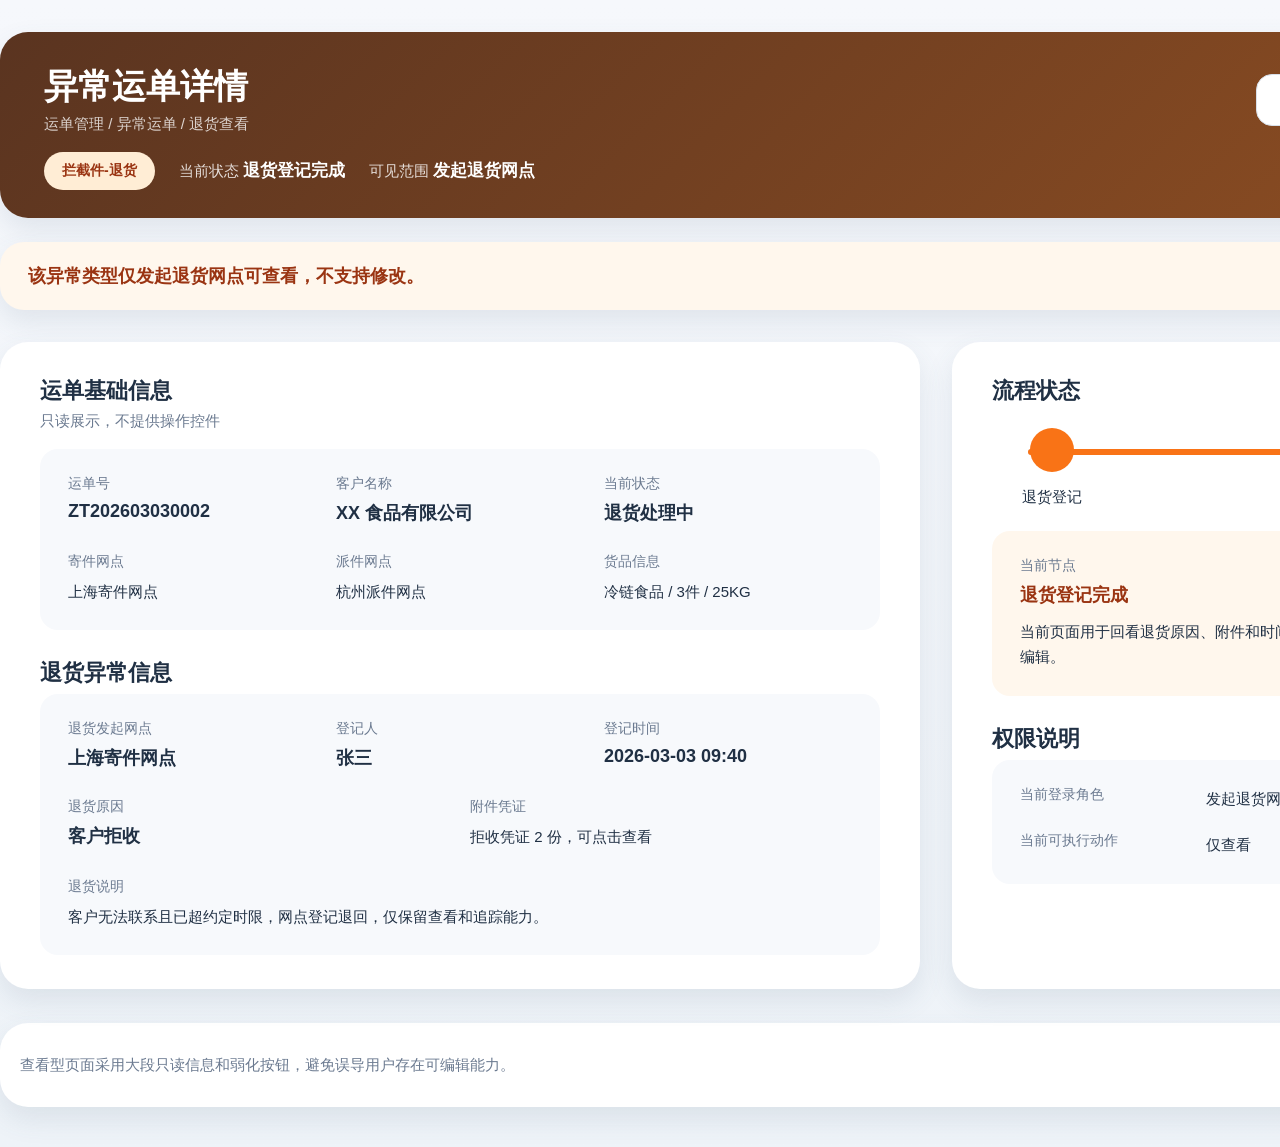
<file: mockups-html/return.html>
<!DOCTYPE html>
<html lang="zh-CN">
  <head>
    <meta charset="UTF-8" />
    <meta name="viewport" content="width=device-width, initial-scale=1.0" />
    <title>拦截件-退货</title>
    <link rel="stylesheet" href="./styles.css" />
  </head>
  <body>
    <main class="page">
      <section class="hero orange">
        <div class="hero-top">
          <div>
            <h1>异常运单详情</h1>
            <div class="crumb">运单管理 / 异常运单 / 退货查看</div>
          </div>
          <a class="btn" href="./index.html">返回总览</a>
        </div>
        <div class="hero-bottom">
          <span class="pill warn">拦截件-退货</span>
          <span class="meta">当前状态 <b>退货登记完成</b></span>
          <span class="meta">可见范围 <b>发起退货网点</b></span>
        </div>
      </section>

      <section class="notice warn">该异常类型仅发起退货网点可查看，不支持修改。</section>

      <section class="layout">
        <div class="panel stack">
          <section>
            <h2 class="section-title">运单基础信息</h2>
            <p class="section-subtitle">只读展示，不提供操作控件</p>
            <div class="card-soft">
              <div class="grid-3">
                <div>
                  <div class="field-label">运单号</div>
                  <div class="field-value">ZT202603030002</div>
                </div>
                <div>
                  <div class="field-label">客户名称</div>
                  <div class="field-value">XX 食品有限公司</div>
                </div>
                <div>
                  <div class="field-label">当前状态</div>
                  <div class="field-value">退货处理中</div>
                </div>
              </div>
              <div class="grid-3" style="margin-top: 28px">
                <div>
                  <div class="field-label">寄件网点</div>
                  <div class="field-body">上海寄件网点</div>
                </div>
                <div>
                  <div class="field-label">派件网点</div>
                  <div class="field-body">杭州派件网点</div>
                </div>
                <div>
                  <div class="field-label">货品信息</div>
                  <div class="field-body">冷链食品 / 3件 / 25KG</div>
                </div>
              </div>
            </div>
          </section>

          <section>
            <h2 class="section-title">退货异常信息</h2>
            <div class="card-soft">
              <div class="grid-3">
                <div>
                  <div class="field-label">退货发起网点</div>
                  <div class="field-value">上海寄件网点</div>
                </div>
                <div>
                  <div class="field-label">登记人</div>
                  <div class="field-value">张三</div>
                </div>
                <div>
                  <div class="field-label">登记时间</div>
                  <div class="field-value">2026-03-03 09:40</div>
                </div>
              </div>
              <div class="grid-2" style="margin-top: 28px">
                <div>
                  <div class="field-label">退货原因</div>
                  <div class="field-value">客户拒收</div>
                </div>
                <div>
                  <div class="field-label">附件凭证</div>
                  <div class="field-body">拒收凭证 2 份，可点击查看</div>
                </div>
              </div>
              <div style="margin-top: 28px">
                <div class="field-label">退货说明</div>
                <div class="field-body">客户无法联系且已超约定时限，网点登记退回，仅保留查看和追踪能力。</div>
              </div>
            </div>
          </section>
        </div>

        <div class="panel stack">
          <section>
            <h2 class="section-title">流程状态</h2>
            <div class="steps progress-3 orange">
              <div class="step active orange">
                <div class="step-dot"></div>
                <div class="step-label">退货登记</div>
              </div>
              <div class="step active orange">
                <div class="step-dot"></div>
                <div class="step-label">仅查看</div>
              </div>
            </div>
            <div class="card-soft" style="margin-top: 24px; background: #fff7ed">
              <div class="field-label">当前节点</div>
              <div class="field-value" style="color: #9a3412">退货登记完成</div>
              <div class="field-body" style="margin-top: 12px">
                当前页面用于回看退货原因、附件和时间线，不开放编辑。
              </div>
            </div>
          </section>

          <section>
            <h2 class="section-title">权限说明</h2>
            <div class="card-soft">
              <div class="grid-2">
                <div class="field-label">当前登录角色</div>
                <div class="field-body">发起退货网点</div>
                <div class="field-label">当前可执行动作</div>
                <div class="field-body">仅查看</div>
              </div>
            </div>
          </section>
        </div>
      </section>

      <section class="bottom-bar">
        <div class="bottom-note">查看型页面采用大段只读信息和弱化按钮，避免误导用户存在可编辑能力。</div>
        <div class="button-row">
          <div class="btn">返回</div>
        </div>
      </section>
    </main>
  </body>
</html>
</file>
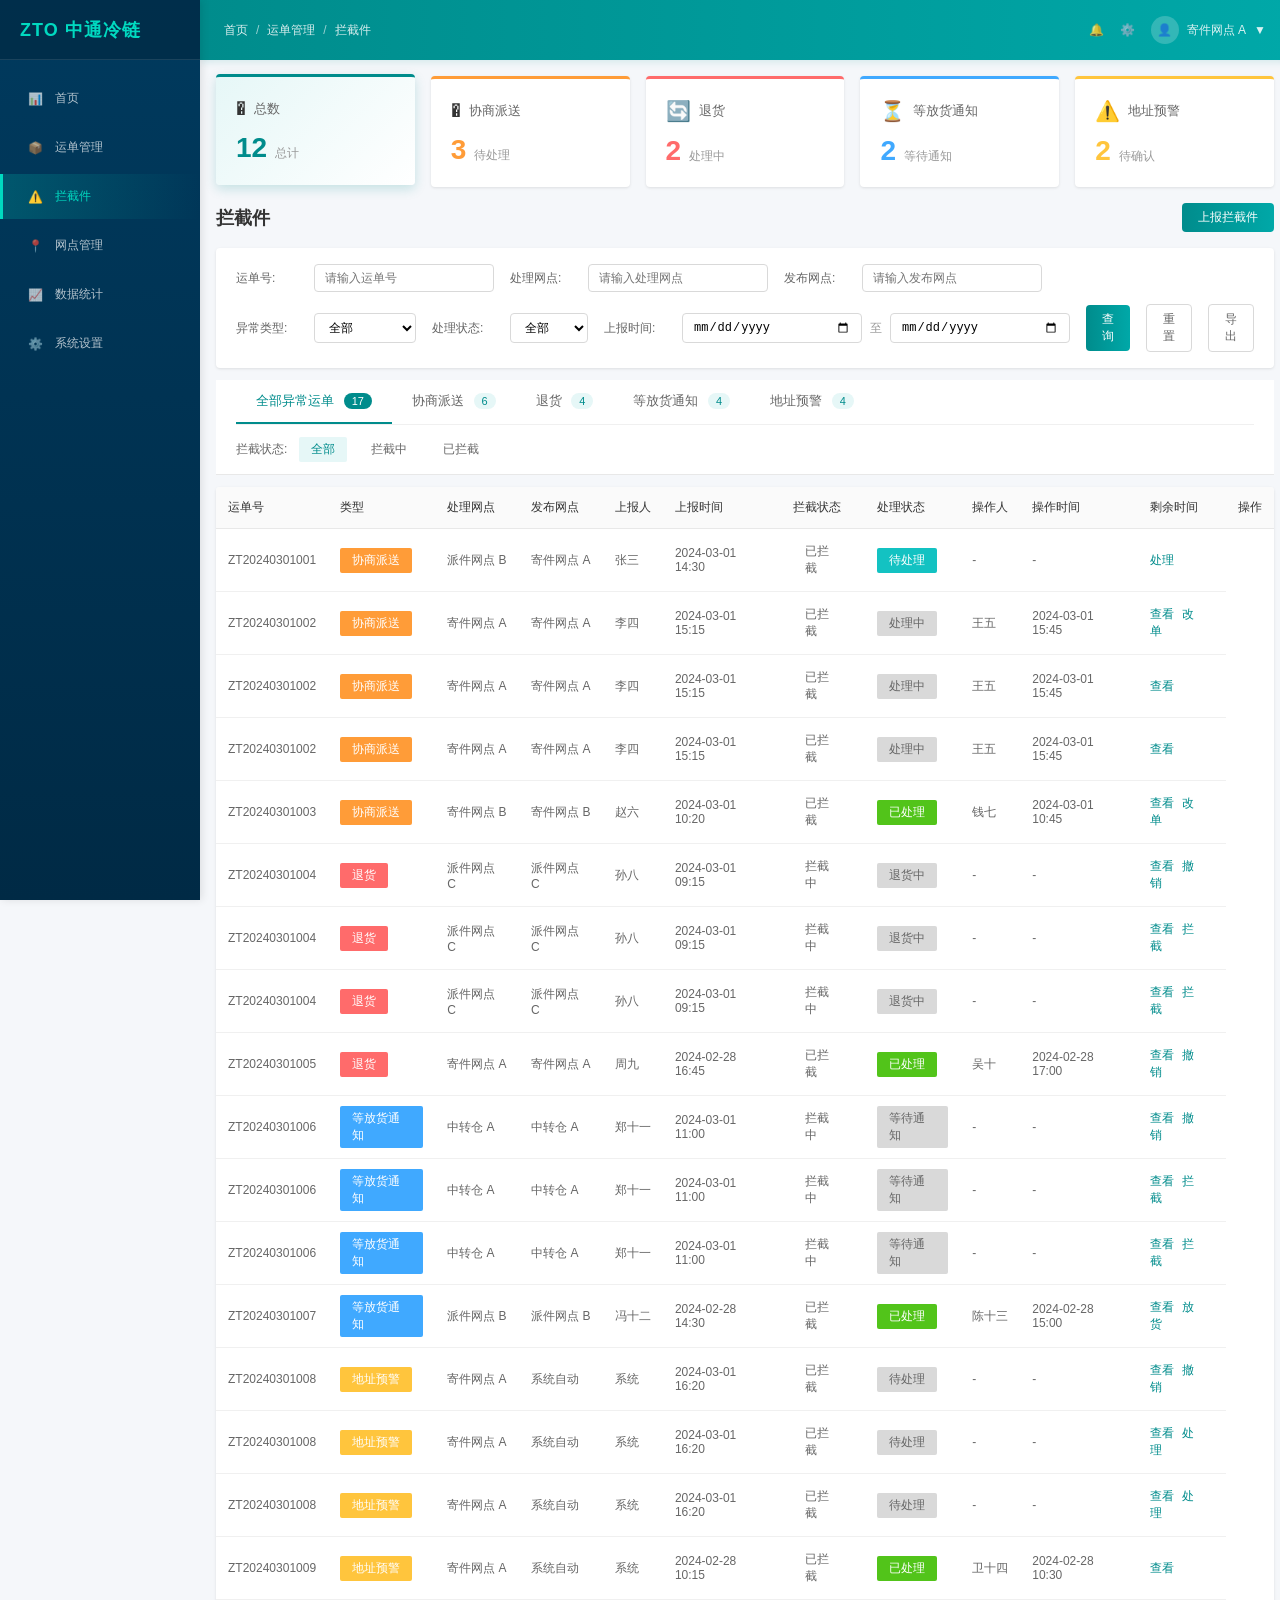
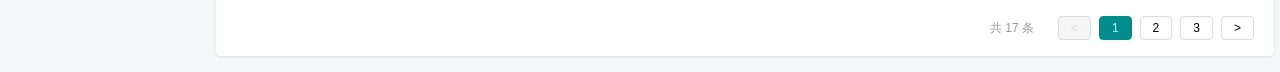
<file: TraceAI/异常运单管理.html>
<!DOCTYPE html>
<html lang="zh-CN">
<head>
    <meta charset="UTF-8">
    <meta name="viewport" content="width=device-width, initial-scale=1.0">
    <title>异常运单管理 - 中通冷链</title>
    <style>
        * {
            margin: 0;
            padding: 0;
            box-sizing: border-box;
        }

        body {
            font-family: 'Microsoft YaHei', 'PingFang SC', sans-serif;
            font-size: 12px;
            background: #f5f7fa;
            color: #333;
            display: flex;
            min-height: 100vh;
        }

        /* 左侧导航栏 */
        .sidebar {
            width: 200px;
            background: linear-gradient(180deg, #003a5e 0%, #002a45 100%);
            color: white;
            position: fixed;
            left: 0;
            top: 0;
            bottom: 0;
            z-index: 100;
            box-shadow: 2px 0 8px rgba(0, 0, 0, 0.1);
        }

        .sidebar-header {
            height: 60px;
            background: rgba(0, 0, 0, 0.2);
            display: flex;
            align-items: center;
            padding: 0 20px;
            border-bottom: 1px solid rgba(255, 255, 255, 0.1);
        }

        .sidebar-header .logo {
            font-size: 18px;
            font-weight: bold;
            color: #00d9c0;
            letter-spacing: 1px;
        }

        .sidebar-menu {
            padding: 16px 0;
        }

        .menu-item {
            padding: 14px 24px;
            cursor: pointer;
            display: flex;
            align-items: center;
            gap: 12px;
            transition: all 0.3s;
            color: rgba(255, 255, 255, 0.7);
            border-left: 3px solid transparent;
            margin-bottom: 4px;
        }

        .menu-item:hover {
            background: rgba(0, 217, 192, 0.1);
            color: white;
        }

        .menu-item.active {
            background: linear-gradient(90deg, rgba(0, 217, 192, 0.2) 0%, transparent 100%);
            color: #00d9c0;
            border-left-color: #00d9c0;
        }

        .menu-icon {
            width: 16px;
            text-align: center;
        }

        /* 主内容区 */
        .main-content {
            margin-left: 200px;
            flex: 1;
            display: flex;
            flex-direction: column;
        }

        /* 顶部导航栏 */
        .topbar {
            height: 60px;
            background: linear-gradient(90deg, #008c8c 0%, #00a8a8 100%);
            display: flex;
            align-items: center;
            justify-content: space-between;
            padding: 0 24px;
            box-shadow: 0 2px 8px rgba(0, 140, 140, 0.15);
        }

        .topbar-left {
            display: flex;
            align-items: center;
            gap: 20px;
        }

        .breadcrumb {
            display: flex;
            align-items: center;
            gap: 8px;
            color: rgba(255, 255, 255, 0.85);
        }

        .breadcrumb-item {
            cursor: pointer;
        }

        .breadcrumb-item:hover {
            color: white;
        }

        .breadcrumb-separator {
            color: rgba(255, 255, 255, 0.6);
        }

        .topbar-right {
            display: flex;
            align-items: center;
            gap: 16px;
            color: rgba(255, 255, 255, 0.85);
        }

        .user-info {
            display: flex;
            align-items: center;
            gap: 8px;
            cursor: pointer;
        }

        .user-avatar {
            width: 28px;
            height: 28px;
            border-radius: 50%;
            background: rgba(255, 255, 255, 0.2);
            display: flex;
            align-items: center;
            justify-content: center;
        }

        /* 内容区域 */
        .content {
            padding: 16px;
            flex: 1;
        }

        /* 统计卡片区域 */
        .stats-cards {
            display: grid;
            grid-template-columns: repeat(5, 1fr);
            gap: 16px;
            margin-bottom: 16px;
        }

        .stats-card {
            background: white;
            border-radius: 4px;
            padding: 20px;
            box-shadow: 0 1px 3px rgba(0, 0, 0, 0.1);
            transition: all 0.3s;
            cursor: pointer;
        }

        .stats-card:hover {
            box-shadow: 0 4px 12px rgba(0, 0, 0, 0.15);
            transform: translateY(-2px);
        }

        .stats-card.total {
            border-top: 3px solid #008c8c;
        }

        .stats-card.intercept-negotiate {
            border-top: 3px solid #ff9c38;
        }

        .stats-card.intercept-return {
            border-top: 3px solid #ff6b6b;
        }

        .stats-card.intercept-wait {
            border-top: 3px solid #40a9ff;
        }

        .stats-card.address-warning {
            border-top: 3px solid #ffc53d;
        }

        .stats-card.active {
            box-shadow: 0 4px 12px rgba(0, 140, 140, 0.2);
            transform: translateY(-2px);
        }

        .stats-card.total.active {
            border-top: 3px solid #008c8c;
            background: linear-gradient(135deg, #e6f7f7 0%, white 100%);
        }

        .stats-card.intercept-negotiate.active {
            background: linear-gradient(135deg, #fff7e6 0%, white 100%);
        }

        .stats-card.intercept-return.active {
            background: linear-gradient(135deg, #fff1f0 0%, white 100%);
        }

        .stats-card.intercept-wait.active {
            background: linear-gradient(135deg, #e6f7ff 0%, white 100%);
        }

        .stats-card.address-warning.active {
            background: linear-gradient(135deg, #fffbe6 0%, white 100%);
        }

        .stats-card-header {
            display: flex;
            align-items: center;
            gap: 8px;
            margin-bottom: 12px;
        }

        .stats-card-icon {
            font-size: 20px;
        }

        .stats-card-title {
            font-size: 13px;
            color: #666;
            font-weight: 500;
        }

        .stats-card-content {
            display: flex;
            align-items: baseline;
            gap: 8px;
        }

        .stats-number {
            font-size: 28px;
            font-weight: bold;
            color: #333;
        }

        .stats-card.intercept-negotiate .stats-number {
            color: #ff9c38;
        }

        .stats-card.intercept-return .stats-number {
            color: #ff6b6b;
        }

        .stats-card.intercept-wait .stats-number {
            color: #40a9ff;
        }

        .stats-card.address-warning .stats-number {
            color: #ffc53d;
        }

        .stats-card.total .stats-number {
            color: #008c8c;
        }

        .stats-label {
            font-size: 12px;
            color: #999;
        }

        .page-header {
            display: flex;
            justify-content: space-between;
            align-items: center;
            margin-bottom: 16px;
        }

        .page-title {
            font-size: 18px;
            font-weight: 600;
            color: #333;
            margin: 0;
        }

        .page-actions {
            display: flex;
            gap: 8px;
        }

        /* 筛选区域 */
        .filter-section {
            background: white;
            padding: 16px 20px;
            border-radius: 4px;
            margin-bottom: 12px;
            box-shadow: 0 1px 3px rgba(0, 0, 0, 0.1);
        }

        .filter-row {
            display: flex;
            gap: 16px;
            margin-bottom: 12px;
            align-items: center;
        }

        .filter-row:last-child {
            margin-bottom: 0;
        }

        .filter-item {
            display: flex;
            align-items: center;
            gap: 8px;
        }

        .filter-label {
            color: #666;
            font-size: 12px;
            min-width: 70px;
        }

        .filter-input {
            padding: 6px 10px;
            border: 1px solid #d9d9d9;
            border-radius: 4px;
            font-size: 12px;
            width: 180px;
        }

        .filter-input:focus {
            outline: none;
            border-color: #008c8c;
        }

        .filter-select {
            padding: 6px 10px;
            border: 1px solid #d9d9d9;
            border-radius: 4px;
            font-size: 12px;
            cursor: pointer;
            background: white;
        }

        .btn {
            padding: 6px 16px;
            border: none;
            border-radius: 4px;
            font-size: 12px;
            cursor: pointer;
            transition: all 0.3s;
        }

        .btn-primary {
            background: linear-gradient(90deg, #008c8c 0%, #00a8a8 100%);
            color: white;
        }

        .btn-primary:hover {
            background: linear-gradient(90deg, #00a8a8 0%, #00b8b8 100%);
        }

        .btn-default {
            background: #fff;
            border: 1px solid #d9d9d9;
            color: #666;
        }

        .btn-default:hover {
            border-color: #008c8c;
            color: #008c8c;
        }

        /* 标签页 */
        .tabs {
            background: white;
            padding: 0 20px;
            border-bottom: 1px solid #e8e8e8;
            margin-bottom: 12px;
        }

        .tab-list {
            display: flex;
            gap: 0;
        }

        .tab-item {
            padding: 12px 20px;
            cursor: pointer;
            border-bottom: 2px solid transparent;
            color: #666;
            font-size: 13px;
            transition: all 0.3s;
        }

        .tab-item:hover {
            color: #008c8c;
        }

        .tab-item.active {
            color: #008c8c;
            border-bottom-color: #008c8c;
            font-weight: 500;
        }

        /* 二级标签页 */
        .sub-tabs {
            padding: 12px 0;
            border-top: 1px solid #f0f0f0;
            display: flex;
            align-items: center;
            gap: 12px;
        }

        .sub-tabs-label {
            color: #666;
            font-size: 12px;
            font-weight: 500;
        }

        .sub-tab-item {
            padding: 4px 12px;
            border-radius: 2px;
            cursor: pointer;
            font-size: 12px;
            color: #666;
            transition: all 0.3s;
        }

        .sub-tab-item:hover {
            background: #f5f5f5;
        }

        .sub-tab-item.active {
            background: #e6f7f7;
            color: #008c8c;
            font-weight: 500;
        }

        .tab-count {
            background: #e6f7f7;
            color: #008c8c;
            padding: 2px 8px;
            border-radius: 10px;
            margin-left: 6px;
            font-size: 11px;
            font-weight: 500;
        }

        .tab-item.active .tab-count {
            background: #008c8c;
            color: white;
        }

        .tab-item:hover .tab-count {
            background: #e6f7f7;
            color: #008c8c;
        }

        /* 表格区域 */
        .table-section {
            background: white;
            border-radius: 4px;
            box-shadow: 0 1px 3px rgba(0, 0, 0, 0.1);
            overflow: hidden;
        }

        .table-container {
            overflow-x: auto;
        }

        table {
            width: 100%;
            border-collapse: collapse;
        }

        thead {
            background: #fafafa;
        }

        th {
            padding: 12px 12px;
            text-align: left;
            font-weight: 500;
            color: #333;
            border-bottom: 1px solid #e8e8e8;
            font-size: 12px;
            white-space: nowrap;
        }

        td {
            padding: 10px 12px;
            border-bottom: 1px solid #f0f0f0;
            color: #666;
            font-size: 12px;
        }

        tbody tr:hover {
            background: #fafafa;
        }

        /* 状态标签 - 问题件、工单中心风格 */
        .status-tag {
            display: inline-block;
            padding: 4px 12px;
            border-radius: 2px;
            font-size: 12px;
            font-weight: 500;
            border: none;
        }

        /* 拦截件 - 协商派送 - 橙色 */
        .status-intercept-negotiate {
            background: #ff9c38;
            color: white;
        }

        /* 拦截件 - 退货 - 红色 */
        .status-intercept-return {
            background: #ff6b6b;
            color: white;
        }

        /* 拦截件 - 等放货通知 - 蓝色 */
        .status-intercept-wait {
            background: #40a9ff;
            color: white;
        }

        /* 地址预警 - 黄色 */
        .status-address-warning {
            background: #ffc53d;
            color: white;
        }

        /* 处理状态 - 灰色 */
        .status-processing {
            background: #d9d9d9;
            color: #666;
        }

        /* 处理状态 - 绿色 */
        .status-completed {
            background: #52c41a;
            color: white;
        }

        /* 待审核状态 - 青色 */
        .status-pending-audit {
            background: #13c2c2;
            color: white;
        }

        /* 操作链接 */
        .action-link {
            color: #008c8c;
            cursor: pointer;
            margin-right: 8px;
            text-decoration: none;
        }

        .action-link:hover {
            text-decoration: underline;
        }

        .action-link.disabled {
            color: #d9d9d9;
            cursor: not-allowed;
        }

        /* 分页 */
        .pagination {
            display: flex;
            justify-content: flex-end;
            align-items: center;
            padding: 16px 20px;
            gap: 8px;
        }

        .pagination-info {
            color: #999;
            font-size: 12px;
            margin-right: 16px;
        }

        .pagination-btn {
            padding: 4px 12px;
            border: 1px solid #d9d9d9;
            border-radius: 4px;
            background: white;
            cursor: pointer;
            font-size: 12px;
        }

        .pagination-btn:hover {
            border-color: #008c8c;
            color: #008c8c;
        }

        .pagination-btn.active {
            background: #008c8c;
            color: white;
            border-color: #008c8c;
        }

        .pagination-btn:disabled {
            background: #f5f5f5;
            color: #d9d9d9;
            cursor: not-allowed;
        }

        /* 弹窗 */
        .modal-overlay {
            display: none;
            position: fixed;
            top: 0;
            left: 0;
            right: 0;
            bottom: 0;
            background: rgba(0, 0, 0, 0.45);
            z-index: 1000;
            align-items: center;
            justify-content: center;
        }

        .modal-overlay.active {
            display: flex;
        }

        .modal {
            background: white;
            border-radius: 4px;
            width: 520px;
            max-width: 90%;
            max-height: 90vh;
            display: flex;
            flex-direction: column;
        }

        .modal-header {
            padding: 16px 24px;
            border-bottom: 1px solid #e8e8e8;
            display: flex;
            justify-content: space-between;
            align-items: center;
        }

        .modal-title {
            font-size: 14px;
            font-weight: 600;
            color: #333;
        }

        .modal-close {
            background: none;
            border: none;
            font-size: 20px;
            cursor: pointer;
            color: #999;
        }

        .modal-close:hover {
            color: #333;
        }

        .modal-body {
            padding: 24px;
            overflow-y: auto;
            flex: 1;
        }

        .form-row {
            display: flex;
            margin-bottom: 16px;
        }

        .form-group {
            flex: 1;
            margin-right: 16px;
        }

        .form-group:last-child {
            margin-right: 0;
        }

        .form-label {
            display: block;
            margin-bottom: 8px;
            color: #666;
            font-size: 12px;
        }

        .form-label.required::after {
            content: '*';
            color: #ff4d4f;
            margin-left: 4px;
        }

        .form-input {
            width: 100%;
            padding: 6px 10px;
            border: 1px solid #d9d9d9;
            border-radius: 4px;
            font-size: 12px;
        }

        .form-input:focus {
            outline: none;
            border-color: #008c8c;
        }

        .form-textarea {
            width: 100%;
            padding: 6px 10px;
            border: 1px solid #d9d9d9;
            border-radius: 4px;
            font-size: 12px;
            resize: vertical;
            min-height: 80px;
        }

        .form-textarea:focus {
            outline: none;
            border-color: #008c8c;
        }

        .form-select {
            width: 100%;
            padding: 6px 10px;
            border: 1px solid #d9d9d9;
            border-radius: 4px;
            font-size: 12px;
            cursor: pointer;
        }

                /* 详情弹窗 - 严格按截图设计 */
        .detail-modal-overlay {
            background: rgba(0, 0, 0, 0.45);
            display: none;
            position: fixed;
            top: 0;
            left: 0;
            right: 0;
            bottom: 0;
            z-index: 9999;
            align-items: center;
            justify-content: center;
        }
        
        .detail-modal-overlay.active {
            display: flex;
        }
        
        .detail-modal {
            background: #f5f7fa;
            border-radius: 12px;
            width: 1200px;
            max-height: 90vh;
            display: flex;
            flex-direction: column;
            box-shadow: 0 8px 32px rgba(0, 0, 0, 0.12);
        }
        
        .detail-header {
            background: linear-gradient(135deg, #00606b 0%, #008c8c 100%);
            color: white;
            padding: 20px 24px;
            border-radius: 12px 12px 0 0;
            display: flex;
            justify-content: space-between;
            align-items: flex-start;
        }
        
        .detail-header-left {
            flex: 1;
        }
        
        .detail-title {
            font-size: 20px;
            font-weight: 600;
            margin: 0 0 12px 0;
        }
        
        .detail-tags-row {
            display: flex;
            align-items: center;
            gap: 8px;
            margin-bottom: 10px;
            flex-wrap: wrap;
        }
        
        .detail-tag {
            padding: 3px 10px;
            border-radius: 4px;
            font-size: 12px;
            background: rgba(255, 255, 255, 0.15);
            color: white;
        }
        
        .detail-info-row {
            display: flex;
            align-items: center;
            gap: 12px;
            font-size: 13px;
            opacity: 0.95;
            flex-wrap: wrap;
        }
        
        .detail-info-item {
            display: flex;
            align-items: center;
            gap: 4px;
        }
        
        .detail-close-btn {
            background: rgba(255, 255, 255, 0.2);
            border: none;
            color: white;
            width: 36px;
            height: 36px;
            border-radius: 50%;
            cursor: pointer;
            font-size: 22px;
            display: flex;
            align-items: center;
            justify-content: center;
            transition: all 0.3s;
            flex-shrink: 0;
        }
        
        .detail-close-btn:hover {
            background: rgba(255, 255, 255, 0.3);
        }
        
        .detail-body {
            display: grid;
            grid-template-columns: 1fr 360px;
            gap: 16px;
            padding: 20px;
            flex: 1;
            overflow-y: auto;
            min-height: 550px;
        }
        
        .detail-main {
            display: flex;
            flex-direction: column;
            gap: 16px;
        }
        
        .detail-side {
            display: flex;
            flex-direction: column;
            gap: 16px;
        }
        
        .detail-panel {
            background: white;
            border-radius: 8px;
            padding: 20px;
            box-shadow: 0 1px 3px rgba(0, 0, 0, 0.06);
        }
        
        .panel-header {
            margin-bottom: 16px;
            padding-bottom: 12px;
            border-bottom: 1px solid #e8f0f0;
        }
        
        .panel-title {
            font-size: 16px;
            font-weight: 600;
            color: #00606b;
            margin: 0 0 4px 0;
        }
        
        .panel-subtitle {
            font-size: 12px;
            color: #8b9bb4;
            margin: 0;
        }
        
        .info-section {
            display: grid;
            grid-template-columns: repeat(2, 1fr);
            gap: 16px 20px;
        }
        
        .info-field {
            display: flex;
            flex-direction: column;
            gap: 6px;
        }
        
        .info-field-full {
            grid-column: 1 / -1;
            display: flex;
            flex-direction: column;
            gap: 6px;
        }
        
        .field-label {
            font-size: 13px;
            color: #8b9bb4;
            font-weight: 500;
        }
        
        .field-value {
            font-size: 14px;
            color: #333;
            line-height: 1.6;
        }
        
        .address-section {
            display: grid;
            grid-template-columns: 1fr 1fr;
            gap: 20px;
            margin-top: 8px;
        }
        
        .address-block {
            display: flex;
            flex-direction: column;
            gap: 6px;
        }
        
        .notice-box {
            background: #fff7e6;
            border: 1px solid #ffd591;
            border-radius: 4px;
            padding: 12px 16px;
            display: flex;
            align-items: flex-start;
            gap: 10px;
            margin-bottom: 16px;
        }
        
        .notice-dot {
            color: #fa8c16;
            font-size: 16px;
            line-height: 1;
            font-weight: bold;
        }
        
        .notice-text {
            font-size: 14px;
            color: #666;
            line-height: 1.5;
        }
        
        .audit-options {
            display: flex;
            gap: 20px;
            margin-bottom: 16px;
        }
        
        .audit-option {
            display: flex;
            align-items: center;
            gap: 8px;
            padding: 10px 16px;
            background: #f5f7fa;
            border-radius: 4px;
            cursor: pointer;
        }
        
        .audit-option:hover {
            background: #e8f0f0;
        }
        
        .audit-option input[type="radio"] {
            margin: 0;
            cursor: pointer;
        }
        
        .audit-option label {
            font-size: 14px;
            color: #333;
            cursor: pointer;
            margin: 0;
        }
        
        .audit-comment {
            background: #f5f7fa;
            border-radius: 4px;
            padding: 12px 16px;
        }
        
        .comment-title {
            font-size: 13px;
            color: #8b9bb4;
            font-weight: 500;
            margin-bottom: 6px;
        }
        
        .comment-content {
            font-size: 14px;
            color: #333;
            line-height: 1.5;
        }
        
        /* 流程时间轴 - 严格按截图 */
        .process-block {
            padding: 8px 0;
        }
        
        .process-desc {
            font-size: 13px;
            color: #8b9bb4;
            margin-bottom: 24px;
            line-height: 1.5;
        }
        
        .process-steps {
            display: flex;
            align-items: center;
            gap: 8px;
            margin-bottom: 24px;
        }
        
        .process-step {
            display: flex;
            flex-direction: column;
            align-items: center;
            gap: 8px;
            min-width: 70px;
        }
        
        .step-circle {
            width: 14px;
            height: 14px;
            border-radius: 50%;
            background: #d9d9d9;
            border: 2px solid white;
            box-shadow: 0 0 0 2px #d9d9d9;
            transition: all 0.3s;
        }
        
        .process-step.completed .step-circle {
            background: #ff9c38;
            box-shadow: 0 0 0 2px #ff9c38;
        }
        
        .process-step.current .step-circle {
            background: #ff9c38;
            box-shadow: 0 0 0 2px #ff9c38;
            animation: stepPulse 2s infinite;
        }
        
        @keyframes stepPulse {
            0%, 100% {
                box-shadow: 0 0 0 0 rgba(255, 156, 56, 0.4);
            }
            50% {
                box-shadow: 0 0 0 8px rgba(255, 156, 56, 0);
            }
        }
        
        .step-text {
            font-size: 13px;
            color: #333;
            text-align: center;
            white-space: nowrap;
        }
        
        .process-step.completed .step-text {
            color: #ff9c38;
            font-weight: 500;
        }
        
        .process-step.current .step-text {
            color: #ff9c38;
            font-weight: 600;
        }
        
        .step-line {
            width: 50px;
            height: 2px;
            background: #d9d9d9;
            margin-top: -18px;
        }
        
        .step-line.active {
            background: #ff9c38;
        }
        
        .current-step-box {
            background: #fff7e6;
            border: 1px solid #ffd591;
            border-radius: 6px;
            padding: 16px;
        }
        
        .current-step-label {
            font-size: 13px;
            color: #8b9bb4;
            margin-bottom: 8px;
        }
        
        .current-step-title {
            font-size: 14px;
            font-weight: 600;
            color: #ff9c38;
            margin-bottom: 8px;
        }
        
        .current-step-desc {
            font-size: 13px;
            color: #666;
            line-height: 1.6;
            margin: 0;
        }
        
        /* 权限说明 */
        .permission-list {
            display: flex;
            flex-direction: column;
            gap: 14px;
        }
        
        .permission-item {
            display: flex;
            justify-content: space-between;
            align-items: center;
            padding: 10px 0;
            border-bottom: 1px solid #f0f0f0;
        }
        
        .permission-item:last-child {
            border-bottom: none;
        }
        
        .perm-title {
            font-size: 13px;
            color: #8b9bb4;
        }
        
        .perm-content {
            font-size: 14px;
            color: #333;
            text-align: right;
        }
        
        /* 处理记录 */
        .record-timeline {
            display: flex;
            flex-direction: column;
            gap: 16px;
        }
        
        .record-entry {
            display: flex;
            gap: 12px;
            align-items: flex-start;
        }
        
        .record-time {
            font-size: 13px;
            color: #8b9bb4;
            min-width: 140px;
            line-height: 1.5;
        }
        
        .record-detail {
            flex: 1;
        }
        
        .record-person {
            font-size: 14px;
            color: #333;
            font-weight: 500;
            margin-bottom: 3px;
        }
        
        .record-action {
            font-size: 14px;
            color: #008c8c;
        }
        
        /* 详情页底部 */
        .detail-footer-bar {
            background: white;
            border-radius: 0 0 12px 12px;
            padding: 16px 24px;
            display: flex;
            justify-content: space-between;
            align-items: center;
            border-top: 1px solid #e8f0f0;
        }
        
        .footer-tip {
            font-size: 13px;
            color: #8b9bb4;
            line-height: 1.5;
        }
        
        .footer-action-btns {
            display: flex;
            gap: 12px;
        }
        
        .detail-action-btn {
            padding: 10px 28px;
            border-radius: 6px;
            font-size: 14px;
            font-weight: 500;
            cursor: pointer;
            transition: all 0.3s;
            border: 1px solid #d9d9d9;
        }
        
        .detail-btn-cancel {
            background: white;
            color: #666;
        }
        
        .detail-btn-cancel:hover {
            border-color: #008c8c;
            color: #008c8c;
        }
        
        .detail-btn-confirm {
            background: linear-gradient(135deg, #ff9c38 0%, #ff6b36 100%);
            color: white;
            border: none;
        }
        
        .detail-btn-confirm:hover {
            opacity: 0.9;
            transform: translateY(-1px);
            box-shadow: 0 4px 12px rgba(255, 156, 56, 0.35);
        }
        
        .modal-footer {
            padding: 12px 24px;
            border-top: 1px solid #e8e8e8;
            display: flex;
            justify-content: flex-end;
            gap: 8px;
        }

        /* 通知 */
        .notification {
            position: fixed;
            top: 60px;
            right: 20px;
            padding: 12px 20px;
            border-radius: 4px;
            background: white;
            box-shadow: 0 4px 12px rgba(0, 0, 0, 0.15);
            z-index: 2000;
            display: none;
            animation: slideIn 0.3s ease;
        }

        .notification.success {
            border-left: 4px solid #52c41a;
        }

        .notification.error {
            border-left: 4px solid #ff4d4f;
        }

        .notification.info {
            border-left: 4px solid #1890ff;
        }

        @keyframes slideIn {
            from {
                transform: translateX(100%);
                opacity: 0;
            }
            to {
                transform: translateX(0);
                opacity: 1;
            }
        }

        /* 信息展示 */
        .info-grid {
            display: grid;
            grid-template-columns: repeat(2, 1fr);
            gap: 16px;
            margin-bottom: 16px;
        }

        .info-item {
            display: flex;
        }

        .info-label {
            width: 90px;
            color: #999;
            font-size: 12px;
        }

        .info-value {
            flex: 1;
            color: #333;
            font-size: 12px;
        }

        .history-section {
            margin-top: 16px;
            padding: 12px;
            background: #fafafa;
            border-radius: 4px;
        }

        .history-title {
            font-size: 12px;
            font-weight: 600;
            color: #333;
            margin-bottom: 12px;
        }

        .history-item {
            display: flex;
            gap: 12px;
            margin-bottom: 8px;
            font-size: 12px;
        }

        .history-item:last-child {
            margin-bottom: 0;
        }

        .history-time {
            color: #999;
            flex-shrink: 0;
            width: 140px;
        }

        .history-content {
            flex: 1;
            color: #333;
        }

        .history-operator {
            color: #008c8c;
        }
    
        /* 剩余时间样式 */
        .time-left {
            font-size: 12px;
            color: #666;
            font-weight: 500;
        }

        .time-left.urgent {
            color: #ff9c38;
            font-weight: 600;
        }

        .time-left.warning {
            color: #ff6b6b;
            font-weight: 600;
        }

        .time-left.danger {
            color: #d93025;
            font-weight: 600;
        }
</style>
</head>
<body>
    <!-- 左侧导航栏 -->
    <div class="sidebar">
        <div class="sidebar-header">
            <div class="logo">ZTO 中通冷链</div>
        </div>
        <div class="sidebar-menu">
            <div class="menu-item">
                <span class="menu-icon">📊</span>
                <span>首页</span>
            </div>
            <div class="menu-item">
                <span class="menu-icon">📦</span>
                <span>运单管理</span>
            </div>
            <div class="menu-item active">
                <span class="menu-icon">⚠️</span>
                <span>拦截件</span>
            </div>
            <div class="menu-item">
                <span class="menu-icon">📍</span>
                <span>网点管理</span>
            </div>
            <div class="menu-item">
                <span class="menu-icon">📈</span>
                <span>数据统计</span>
            </div>
            <div class="menu-item">
                <span class="menu-icon">⚙️</span>
                <span>系统设置</span>
            </div>
        </div>
    </div>

    <!-- 主内容区 -->
    <div class="main-content">
        <!-- 顶部导航栏 -->
        <div class="topbar">
            <div class="topbar-left">
                <div class="breadcrumb">
                    <span class="breadcrumb-item">首页</span>
                    <span class="breadcrumb-separator">/</span>
                    <span class="breadcrumb-item">运单管理</span>
                    <span class="breadcrumb-separator">/</span>
                    <span class="breadcrumb-item">拦截件</span>
                </div>
            </div>
            <div class="topbar-right">
                <span>🔔</span>
                <span>⚙️</span>
                <div class="user-info">
                    <div class="user-avatar">👤</div>
                    <span>寄件网点 A</span>
                    <span>▼</span>
                </div>
            </div>
        </div>

        <!-- 内容区域 -->
        <div class="content">
            <!-- 统计卡片区域 -->
            <div class="stats-cards">
                <div class="stats-card total active" data-tab="all">
                    <div class="stats-card-header">
                        <div class="stats-card-icon">�</div>
                        <div class="stats-card-title">总数</div>
                    </div>
                    <div class="stats-card-content">
                        <div class="stats-number">12</div>
                        <div class="stats-label">总计</div>
                    </div>
                </div>
                <div class="stats-card intercept-negotiate" data-tab="intercept-negotiate">
                    <div class="stats-card-header">
                        <div class="stats-card-icon">�</div>
                        <div class="stats-card-title">协商派送</div>
                    </div>
                    <div class="stats-card-content">
                        <div class="stats-number">3</div>
                        <div class="stats-label">待处理</div>
                    </div>
                </div>
                <div class="stats-card intercept-return" data-tab="intercept-return">
                    <div class="stats-card-header">
                        <div class="stats-card-icon">🔄</div>
                        <div class="stats-card-title">退货</div>
                    </div>
                    <div class="stats-card-content">
                        <div class="stats-number">2</div>
                        <div class="stats-label">处理中</div>
                    </div>
                </div>
                <div class="stats-card intercept-wait" data-tab="intercept-wait">
                    <div class="stats-card-header">
                        <div class="stats-card-icon">⏳</div>
                        <div class="stats-card-title">等放货通知</div>
                    </div>
                    <div class="stats-card-content">
                        <div class="stats-number">2</div>
                        <div class="stats-label">等待通知</div>
                    </div>
                </div>
                <div class="stats-card address-warning" data-tab="address-warning">
                    <div class="stats-card-header">
                        <div class="stats-card-icon">⚠️</div>
                        <div class="stats-card-title">地址预警</div>
                    </div>
                    <div class="stats-card-content">
                        <div class="stats-number">2</div>
                        <div class="stats-label">待确认</div>
                    </div>
                </div>
            </div>

            <div class="page-header">
                <h1 class="page-title">拦截件</h1>
                <div class="page-actions">
                    <button class="btn btn-primary" onclick="openReportModal()">上报拦截件</button>
                </div>
            </div>

            <!-- 筛选区域 -->
            <div class="filter-section">
                <div class="filter-row">
                    <div class="filter-item">
                        <span class="filter-label">运单号:</span>
                        <input type="text" class="filter-input" placeholder="请输入运单号">
                    </div>
                    <div class="filter-item">
                        <span class="filter-label">处理网点:</span>
                        <input type="text" class="filter-input" placeholder="请输入处理网点">
                    </div>
                    <div class="filter-item">
                        <span class="filter-label">发布网点:</span>
                        <input type="text" class="filter-input" placeholder="请输入发布网点">
                    </div>
                </div>
                <div class="filter-row">
                    <div class="filter-item">
                        <span class="filter-label">异常类型:</span>
                        <select class="filter-select">
                            <option value="">全部</option>
                            <option value="intercept-negotiate">协商派送</option>
                            <option value="intercept-return">退货</option>
                            <option value="intercept-wait">等放货通知</option>
                            <option value="address-warning">地址预警</option>
                        </select>
                    </div>
                    <div class="filter-item">
                        <span class="filter-label">处理状态:</span>
                        <select class="filter-select">
                            <option value="">全部</option>
                            <option value="待处理">待处理</option>
                            <option value="已处理">已处理</option>
                        </select>
                    </div>
                    <div class="filter-item">
                        <span class="filter-label">上报时间:</span>
                        <input type="date" class="filter-input">
                        <span style="color: #999;">至</span>
                        <input type="date" class="filter-input">
                    </div>
                    <div class="filter-item" style="margin-left: auto;">
                        <button class="btn btn-primary">查询</button>
                        <button class="btn btn-default" style="margin-left: 8px;">重置</button>
                        <button class="btn btn-default" style="margin-left: 8px;">导出</button>
                    </div>
                </div>
            </div>

            <!-- 标签页 -->
            <div class="tabs">
                <div class="tab-list">
                    <div class="tab-item active" data-status="all">
                        全部异常运单 <span class="tab-count">17</span>
                    </div>
                    <div class="tab-item" data-status="intercept-negotiate">
                        协商派送 <span class="tab-count">6</span>
                    </div>
                    <div class="tab-item" data-status="intercept-return">
                        退货 <span class="tab-count">4</span>
                    </div>
                    <div class="tab-item" data-status="intercept-wait">
                        等放货通知 <span class="tab-count">4</span>
                    </div>
                    <div class="tab-item" data-status="address-warning">
                        地址预警 <span class="tab-count">4</span>
                    </div>
                </div>
                <!-- 二级筛选 -->
                <div class="sub-tabs">
                    <span class="sub-tabs-label">拦截状态:</span>
                    <span class="sub-tab-item active" data-intercept-status="全部">全部</span>
                    <span class="sub-tab-item" data-intercept-status="拦截中">拦截中</span>
                    <span class="sub-tab-item" data-intercept-status="已拦截">已拦截</span>
                </div>
            </div>

            <!-- 表格区域 -->
            <div class="table-section">
                <div class="table-container">
                    <table>
                        <thead>
                            <tr>
                                <th>运单号</th>
                                <th>类型</th>
                                <th>处理网点</th>
                                <th>发布网点</th>
                                <th>上报人</th>
                                <th>上报时间</th>
                                <th>拦截状态</th>
                                <th>处理状态</th>
                                <th>操作人</th>
                                <th>操作时间</th>
                                <th>剩余时间</th>
                                <th>操作</th>
                            </tr>
                        </thead>
                        <tbody>
                            <!-- 拦截件 - 协商派送 -->
                            <tr data-status="intercept-negotiate" data-process-status="待处理" data-intercept-status="已拦截" data-current-org="处理网点">
                                <td>ZT20240301001</td>
                                <td><span class="status-tag status-intercept-negotiate">协商派送</span></td>
                                <td>派件网点 B</td>
                                <td>寄件网点 A</td>
                                <td>张三</td>
                                <td>2024-03-01 14:30</td>
                                <td><span class="status-tag status-intercepted">已拦截</span></td>
                                <td><span class="status-tag status-pending-audit">待处理</span></td>
                                <td>-</td>
                                <td>-</td>
                                <td class="action-buttons"></td>
                            </tr>
                            <tr data-status="intercept-negotiate" data-process-status="已处理" data-intercept-status="已拦截" data-current-org="发布网点">
                                <td>ZT20240301002</td>
                                <td><span class="status-tag status-intercept-negotiate">协商派送</span></td>
                                <td>寄件网点 A</td>
                                <td>寄件网点 A</td>
                                <td>李四</td>
                                <td>2024-03-01 15:15</td>
                                <td><span class="status-tag status-intercepted">已拦截</span></td>
                                <td><span class="status-tag status-processing">处理中</span></td>
                                <td>王五</td>
                                <td>2024-03-01 15:45</td>
                                <td class="action-buttons"></td>
                            </tr>
                            <tr data-status="intercept-negotiate" data-process-status="已处理" data-intercept-status="已拦截" data-current-org="处理网点">
                                <td>ZT20240301002</td>
                                <td><span class="status-tag status-intercept-negotiate">协商派送</span></td>
                                <td>寄件网点 A</td>
                                <td>寄件网点 A</td>
                                <td>李四</td>
                                <td>2024-03-01 15:15</td>
                                <td><span class="status-tag status-intercepted">已拦截</span></td>
                                <td><span class="status-tag status-processing">处理中</span></td>
                                <td>王五</td>
                                <td>2024-03-01 15:45</td>
                                <td class="action-buttons"></td>
                            </tr>
                            <tr data-status="intercept-negotiate" data-process-status="已处理" data-intercept-status="已拦截" data-current-org="处理网点">
                                <td>ZT20240301002</td>
                                <td><span class="status-tag status-intercept-negotiate">协商派送</span></td>
                                <td>寄件网点 A</td>
                                <td>寄件网点 A</td>
                                <td>李四</td>
                                <td>2024-03-01 15:15</td>
                                <td><span class="status-tag status-intercepted">已拦截</span></td>
                                <td><span class="status-tag status-processing">处理中</span></td>
                                <td>王五</td>
                                <td>2024-03-01 15:45</td>
                                <td class="action-buttons"></td>
                            </tr>
                            <tr data-status="intercept-negotiate" data-process-status="已处理" data-intercept-status="已拦截" data-current-org="发布网点">
                                <td>ZT20240301003</td>
                                <td><span class="status-tag status-intercept-negotiate">协商派送</span></td>
                                <td>寄件网点 B</td>
                                <td>寄件网点 B</td>
                                <td>赵六</td>
                                <td>2024-03-01 10:20</td>
                                <td><span class="status-tag status-intercepted">已拦截</span></td>
                                <td><span class="status-tag status-completed">已处理</span></td>
                                <td>钱七</td>
                                <td>2024-03-01 10:45</td>
                                <td class="action-buttons"></td>
                            </tr>

                            <!-- 拦截件 - 退货 -->
                            <tr data-status="intercept-return" data-process-status="待处理" data-intercept-status="拦截中" data-current-org="发布网点">
                                <td>ZT20240301004</td>
                                <td><span class="status-tag status-intercept-return">退货</span></td>
                                <td>派件网点 C</td>
                                <td>派件网点 C</td>
                                <td>孙八</td>
                                <td>2024-03-01 09:15</td>
                                <td><span class="status-tag status-intercepting">拦截中</span></td>
                                <td><span class="status-tag status-processing">退货中</span></td>
                                <td>-</td>
                                <td>-</td>
                                <td class="action-buttons"></td>
                            </tr>
                            <tr data-status="intercept-return" data-process-status="待处理" data-intercept-status="拦截中" data-current-org="处理网点">
                                <td>ZT20240301004</td>
                                <td><span class="status-tag status-intercept-return">退货</span></td>
                                <td>派件网点 C</td>
                                <td>派件网点 C</td>
                                <td>孙八</td>
                                <td>2024-03-01 09:15</td>
                                <td><span class="status-tag status-intercepting">拦截中</span></td>
                                <td><span class="status-tag status-processing">退货中</span></td>
                                <td>-</td>
                                <td>-</td>
                                <td class="action-buttons"></td>
                            </tr>
                            <tr data-status="intercept-return" data-process-status="待处理" data-intercept-status="拦截中" data-current-org="处理网点">
                                <td>ZT20240301004</td>
                                <td><span class="status-tag status-intercept-return">退货</span></td>
                                <td>派件网点 C</td>
                                <td>派件网点 C</td>
                                <td>孙八</td>
                                <td>2024-03-01 09:15</td>
                                <td><span class="status-tag status-intercepting">拦截中</span></td>
                                <td><span class="status-tag status-processing">退货中</span></td>
                                <td>-</td>
                                <td>-</td>
                                <td class="action-buttons"></td>
                            </tr>
                            <tr data-status="intercept-return" data-process-status="待处理" data-intercept-status="已拦截" data-current-org="发布网点">
                                <td>ZT20240301005</td>
                                <td><span class="status-tag status-intercept-return">退货</span></td>
                                <td>寄件网点 A</td>
                                <td>寄件网点 A</td>
                                <td>周九</td>
                                <td>2024-02-28 16:45</td>
                                <td><span class="status-tag status-intercepted">已拦截</span></td>
                                <td><span class="status-tag status-completed">已处理</span></td>
                                <td>吴十</td>
                                <td>2024-02-28 17:00</td>
                                <td class="action-buttons"></td>
                            </tr>
                            
                            <!-- 拦截件 - 等放货通知 -->
                            <tr data-status="intercept-wait" data-process-status="待处理" data-intercept-status="拦截中" data-current-org="发布网点">
                                <td>ZT20240301006</td>
                                <td><span class="status-tag status-intercept-wait">等放货通知</span></td>
                                <td>中转仓 A</td>
                                <td>中转仓 A</td>
                                <td>郑十一</td>
                                <td>2024-03-01 11:00</td>
                                <td><span class="status-tag status-intercepting">拦截中</span></td>
                                <td><span class="status-tag status-processing">等待通知</span></td>
                                <td>-</td>
                                <td>-</td>
                                <td class="action-buttons"></td>
                            </tr>
                            <tr data-status="intercept-wait" data-process-status="待处理" data-intercept-status="拦截中" data-current-org="处理网点">
                                <td>ZT20240301006</td>
                                <td><span class="status-tag status-intercept-wait">等放货通知</span></td>
                                <td>中转仓 A</td>
                                <td>中转仓 A</td>
                                <td>郑十一</td>
                                <td>2024-03-01 11:00</td>
                                <td><span class="status-tag status-intercepting">拦截中</span></td>
                                <td><span class="status-tag status-processing">等待通知</span></td>
                                <td>-</td>
                                <td>-</td>
                                <td class="action-buttons"></td>
                            </tr>
                            <tr data-status="intercept-wait" data-process-status="待处理" data-intercept-status="拦截中" data-current-org="处理网点">
                                <td>ZT20240301006</td>
                                <td><span class="status-tag status-intercept-wait">等放货通知</span></td>
                                <td>中转仓 A</td>
                                <td>中转仓 A</td>
                                <td>郑十一</td>
                                <td>2024-03-01 11:00</td>
                                <td><span class="status-tag status-intercepting">拦截中</span></td>
                                <td><span class="status-tag status-processing">等待通知</span></td>
                                <td>-</td>
                                <td>-</td>
                                <td class="action-buttons"></td>
                            </tr>
                            <tr data-status="intercept-wait" data-process-status="待处理" data-intercept-status="已拦截" data-current-org="发布网点">
                                <td>ZT20240301007</td>
                                <td><span class="status-tag status-intercept-wait">等放货通知</span></td>
                                <td>派件网点 B</td>
                                <td>派件网点 B</td>
                                <td>冯十二</td>
                                <td>2024-02-28 14:30</td>
                                <td><span class="status-tag status-intercepted">已拦截</span></td>
                                <td><span class="status-tag status-completed">已处理</span></td>
                                <td>陈十三</td>
                                <td>2024-02-28 15:00</td>
                                <td class="action-buttons"></td>
                            </tr>
                            
                            <!-- 地址预警 -->
                            <tr data-status="address-warning" data-process-status="待处理" data-intercept-status="已拦截" data-current-org="发布网点">
                                <td>ZT20240301008</td>
                                <td><span class="status-tag status-address-warning">地址预警</span></td>
                                <td>寄件网点 A</td>
                                <td>系统自动</td>
                                <td>系统</td>
                                <td>2024-03-01 16:20</td>
                                <td><span class="status-tag status-intercepted">已拦截</span></td>
                                <td><span class="status-tag status-processing">待处理</span></td>
                                <td>-</td>
                                <td>-</td>
                                <td class="action-buttons"></td>
                            </tr>
                            <tr data-status="address-warning" data-process-status="待处理" data-intercept-status="已拦截" data-current-org="处理网点">
                                <td>ZT20240301008</td>
                                <td><span class="status-tag status-address-warning">地址预警</span></td>
                                <td>寄件网点 A</td>
                                <td>系统自动</td>
                                <td>系统</td>
                                <td>2024-03-01 16:20</td>
                                <td><span class="status-tag status-intercepted">已拦截</span></td>
                                <td><span class="status-tag status-processing">待处理</span></td>
                                <td>-</td>
                                <td>-</td>
                                <td class="action-buttons"></td>
                            </tr>
                            <tr data-status="address-warning" data-process-status="待处理" data-intercept-status="已拦截" data-current-org="处理网点">
                                <td>ZT20240301008</td>
                                <td><span class="status-tag status-address-warning">地址预警</span></td>
                                <td>寄件网点 A</td>
                                <td>系统自动</td>
                                <td>系统</td>
                                <td>2024-03-01 16:20</td>
                                <td><span class="status-tag status-intercepted">已拦截</span></td>
                                <td><span class="status-tag status-processing">待处理</span></td>
                                <td>-</td>
                                <td>-</td>
                                <td class="action-buttons"></td>
                            </tr>
                            <tr data-status="address-warning" data-process-status="已处理" data-intercept-status="已拦截" data-current-org="发布网点">
                                <td>ZT20240301009</td>
                                <td><span class="status-tag status-address-warning">地址预警</span></td>
                                <td>寄件网点 A</td>
                                <td>系统自动</td>
                                <td>系统</td>
                                <td>2024-02-28 10:15</td>
                                <td><span class="status-tag status-intercepted">已拦截</span></td>
                                <td><span class="status-tag status-completed">已处理</span></td>
                                <td>卫十四</td>
                                <td>2024-02-28 10:30</td>
                                <td class="action-buttons"></td>
                            </tr>
                        </tbody>
                    </table>
                </div>

                <!-- 分页 -->
                <div class="pagination">
                    <span class="pagination-info">共 17 条</span>
                    <button class="pagination-btn" disabled>&lt;</button>
                    <button class="pagination-btn active">1</button>
                    <button class="pagination-btn">2</button>
                    <button class="pagination-btn">3</button>
                    <button class="pagination-btn">&gt;</button>
                </div>
            </div>
        </div>
    </div>


    <!-- 异常运单详情弹窗 -->
    <div class="detail-modal-overlay" id="detailModal">
        <div class="detail-modal">
            <!-- 头部 -->
            <div class="detail-header">
                <div class="detail-header-left">
                    <h2 class="detail-title">异常运单详情</h2>
                    <div class="detail-tags-row">
                        <span class="detail-tag">试单管理</span>
                        <span class="detail-tag">异常运单</span>
                        <span class="detail-tag">协商派送</span>
                    </div>
                    <div class="detail-info-row">
                        <span class="detail-info-item">运单编号：ZT20240301001</span>
                        <span class="detail-info-item">异常类型：协商派送</span>
                        <span class="detail-info-item">当前状态：已拦截</span>
                    </div>
                </div>
                <button class="detail-close-btn" onclick="closeDetailModal()">&times;</button>
            </div>
            
            <!-- 主体内容 -->
            <div class="detail-body">
                <!-- 左侧主内容区 -->
                <div class="detail-main">
                    <!-- 运单基础信息 -->
                    <div class="detail-panel">
                        <div class="panel-header">
                            <h3 class="panel-title">运单基础信息</h3>
                            <p class="panel-subtitle">展示寄件及收件信息和货物信息</p>
                        </div>
                        <div class="info-section">
                            <div class="info-field">
                                <span class="field-label">寄件人</span>
                                <span class="field-value">王先生 / 138xxxx0001</span>
                            </div>
                            <div class="info-field">
                                <span class="field-label">收件人</span>
                                <span class="field-value">李先生 / 139xxxx0002</span>
                            </div>
                            <div class="info-field">
                                <span class="field-label">货物信息</span>
                                <span class="field-value">冷链样品 / 2 件 / 10KG</span>
                            </div>
                            <div class="info-field-full">
                                <span class="field-label">寄件地址</span>
                                <span class="field-value">上海市浦东新区锦绣东路 1088 号</span>
                            </div>
                            <div class="info-field-full">
                                <span class="field-label">收件地址</span>
                                <span class="field-value">杭州市余杭区五常街道文一西路 969 号</span>
                            </div>
                        </div>
                    </div>
                    
                    <!-- 异常信息 -->
                    <div class="detail-panel">
                        <div class="panel-header">
                            <h3 class="panel-title">异常信息</h3>
                            <p class="panel-subtitle">寄件网点发起协商申请，派件网点查看并审核</p>
                        </div>
                        <div class="info-section">
                            <div class="info-field">
                                <span class="field-label">异常原因</span>
                                <span class="field-value">客户临时变更派送要求</span>
                            </div>
                            <div class="info-field">
                                <span class="field-label">期望处理方式</span>
                                <span class="field-value">电话协商后再派送</span>
                            </div>
                            <div class="info-field-full">
                                <span class="field-label">异常情况说明</span>
                                <span class="field-value">收件人要求更改派送时间，需派件网点先电话确认具体时间，再次投递前需安排当日送达。</span>
                            </div>
                        </div>
                    </div>
                    
                    <!-- 审核处理区 -->
                    <div class="detail-panel">
                        <div class="panel-header">
                            <h3 class="panel-title">审核处理区</h3>
                        </div>
                        <div class="notice-box">
                            <span class="notice-dot">●</span>
                            <span class="notice-text">当前您是角色：派件网点，仅可审核，不可修改发起内容</span>
                        </div>
                        <div class="audit-options">
                            <div class="audit-option">
                                <input type="radio" name="audit" id="audit-pass" checked>
                                <label for="audit-pass">审核通过</label>
                            </div>
                            <div class="audit-option">
                                <input type="radio" name="audit" id="audit-reject">
                                <label for="audit-reject">审核驳回</label>
                            </div>
                        </div>
                        <div class="audit-comment">
                            <div class="comment-title">审核意见：</div>
                            <div class="comment-content">建议先联系客户确认签收时间。</div>
                        </div>
                    </div>
                </div>
                
                <!-- 右侧边栏 -->
                <div class="detail-side">
                    <!-- 流程状态 -->
                    <div class="detail-panel">
                        <div class="panel-header">
                            <h3 class="panel-title">流程状态</h3>
                        </div>
                        <div class="process-block">
                            <p class="process-desc">异常运单处理节点与当前执行动作</p>
                            <div class="process-steps">
                                <div class="process-step completed">
                                    <div class="step-circle"></div>
                                    <span class="step-text">寄件网点发起</span>
                                </div>
                                <div class="step-line active"></div>
                                <div class="process-step current">
                                    <div class="step-circle"></div>
                                    <span class="step-text">派件网点审核</span>
                                </div>
                                <div class="step-line"></div>
                                <div class="process-step">
                                    <div class="step-circle"></div>
                                    <span class="step-text">寄件网点处理</span>
                                </div>
                            </div>
                            <div class="current-step-box">
                                <div class="current-step-label">当前节点</div>
                                <div class="current-step-title">派件网点审核</div>
                                <p class="current-step-desc">寄件网点发起协商网点可发起：改件网点审核通过或驳回后，流转至寄件网点处理结果。</p>
                            </div>
                        </div>
                    </div>
                    
                    <!-- 权限说明 -->
                    <div class="detail-panel">
                        <div class="panel-header">
                            <h3 class="panel-title">权限说明</h3>
                        </div>
                        <div class="permission-list">
                            <div class="permission-item">
                                <span class="perm-title">当前登录角色</span>
                                <span class="perm-content">派件网点</span>
                            </div>
                            <div class="permission-item">
                                <span class="perm-title">当前可发起</span>
                                <span class="perm-content">寄件网点、派件网点</span>
                            </div>
                            <div class="permission-item">
                                <span class="perm-title">当前可执行动作</span>
                                <span class="perm-content">审核通过 / 审核驳回</span>
                            </div>
                        </div>
                    </div>
                    
                    <!-- 处理记录 -->
                    <div class="detail-panel">
                        <div class="panel-header">
                            <h3 class="panel-title">处理记录</h3>
                        </div>
                        <div class="record-timeline">
                            <div class="record-entry">
                                <span class="record-time">2024-03-01 14:30</span>
                                <div class="record-detail">
                                    <div class="record-person">寄件网点 张三</div>
                                    <div class="record-action">发起协商派送</div>
                                </div>
                            </div>
                        </div>
                    </div>
                </div>
            </div>
            
            <!-- 底部操作栏 -->
            <div class="detail-footer-bar">
                <div class="footer-tip">
                    统一规范说明：● 表示必，红色框定展示范围和权限，便于快速查看邮件。
                </div>
                <div class="footer-action-btns">
                    <button class="detail-action-btn detail-btn-cancel" onclick="closeDetailModal()">审核驳回</button>
                    <button class="detail-action-btn detail-btn-confirm" onclick="closeDetailModal()">审核通过</button>
                </div>
            </div>
        </div>
    </div>
    
    <!-- 上报拦截件弹窗 -->
    <div class="modal-overlay" id="reportModal">
        <div class="modal" style="width: 600px;">
            <div class="modal-header">
                <h3 class="modal-title">上报拦截件</h3>
                <button class="modal-close" onclick="closeModal('reportModal')">&times;</button>
            </div>
            <div class="modal-body">
                <div class="form-group">
                    <label class="form-label">运单号 <span style="color: #ff4d4f;">*</span></label>
                    <input type="text" class="form-input" placeholder="请输入运单号" required>
                </div>
                <div class="form-group">
                    <label class="form-label">拦截类型 <span style="color: #ff4d4f;">*</span></label>
                    <select class="form-select" required>
                        <option value="">请选择拦截类型</option>
                        <option value="intercept-negotiate">协商派送</option>
                        <option value="intercept-return">退货</option>
                        <option value="intercept-wait">等放货通知</option>
                        <option value="address-warning">地址预警</option>
                    </select>
                </div>
                <div class="form-group">
                    <label class="form-label">处理网点</label>
                    <input type="text" class="form-input" placeholder="请输入处理网点">
                </div>
                <div class="form-group">
                    <label class="form-label">发布网点</label>
                    <input type="text" class="form-input" placeholder="请输入发布网点">
                </div>
                <div class="form-group">
                    <label class="form-label">异常描述 <span style="color: #ff4d4f;">*</span></label>
                    <textarea class="form-textarea" placeholder="请详细描述异常情况" rows="4" required></textarea>
                </div>
                <div class="form-group">
                    <label class="form-label">联系方式</label>
                    <input type="text" class="form-input" placeholder="请输入联系人及电话">
                </div>
            </div>
            <div class="modal-footer">
                <button class="btn btn-default" onclick="closeModal('reportModal')">取消</button>
                <button class="btn btn-primary">提交</button>
            </div>
        </div>
    </div>
    <script>
        // 生成操作按钮
        function generateActionButtons(row) {
            const currentOrg = row.dataset.currentOrg;
            const status = row.dataset.status;
            const interceptStatus = row.dataset.interceptStatus;
            const processStatus = row.dataset.processStatus;
            
            const actionCell = row.querySelector('.action-buttons');
            if (!actionCell) return;
            
            let buttons = [];
            const orderNo = row.cells[0].textContent;
            
            if (status === 'intercept-negotiate') {
                if (currentOrg === '发布网点') {
                    if (processStatus === '待处理') {
                        buttons.push(`<span class="action-link" onclick="viewDetail('${orderNo}')">处理</span>`);
                        buttons.push(`<span class="action-link" onclick="viewDetail('${orderNo}')">撤销</span>`);
                    } else {
                        buttons.push(`<span class="action-link" onclick="viewDetail('${orderNo}')">查看</span>`);
                        buttons.push(`<span class="action-link" onclick="viewDetail('${orderNo}')">改单</span>`);
                    }
                } else {
                    if (processStatus === '待处理') {
                        buttons.push(`<span class="action-link" onclick="viewDetail('${orderNo}')">处理</span>`);
                    } else {
                        buttons.push(`<span class="action-link" onclick="viewDetail('${orderNo}')">查看</span>`);
                    }
                }
            } else if (status === 'intercept-return') {
                if (currentOrg === '发布网点') {
                    if (interceptStatus === '拦截中') {
                        buttons.push(`<span class="action-link" onclick="viewDetail('${orderNo}')">查看</span>`);
                        buttons.push(`<span class="action-link" onclick="viewDetail('${orderNo}')">撤销</span>`);
                    } else {
                        if (processStatus === '待处理') {
                            buttons.push(`<span class="action-link" onclick="viewDetail('${orderNo}')">查看</span>`);
                            buttons.push(`<span class="action-link" onclick="viewDetail('${orderNo}')">撤销</span>`);
                        } else {
                            buttons.push(`<span class="action-link" onclick="viewDetail('${orderNo}')">查看</span>`);
                        }
                    }
                } else {
                    if (interceptStatus === '拦截中') {
                        buttons.push(`<span class="action-link" onclick="viewDetail('${orderNo}')">查看</span>`);
                        buttons.push(`<span class="action-link" onclick="viewDetail('${orderNo}')">拦截</span>`);
                    } else {
                        if (processStatus === '待处理') {
                            buttons.push(`<span class="action-link" onclick="viewDetail('${orderNo}')">查看</span>`);
                            buttons.push(`<span class="action-link" onclick="viewDetail('${orderNo}')">退货</span>`);
                        } else {
                            buttons.push(`<span class="action-link" onclick="viewDetail('${orderNo}')">查看</span>`);
                        }
                    }
                }
            } else if (status === 'intercept-wait') {
                if (currentOrg === '发布网点') {
                    if (interceptStatus === '拦截中') {
                        buttons.push(`<span class="action-link" onclick="viewDetail('${orderNo}')">查看</span>`);
                        buttons.push(`<span class="action-link" onclick="viewDetail('${orderNo}')">撤销</span>`);
                    } else {
                        if (processStatus === '待处理') {
                            buttons.push(`<span class="action-link" onclick="viewDetail('${orderNo}')">查看</span>`);
                            buttons.push(`<span class="action-link" onclick="viewDetail('${orderNo}')">放货</span>`);
                        } else {
                            buttons.push(`<span class="action-link" onclick="viewDetail('${orderNo}')">查看</span>`);
                        }
                    }
                } else {
                    if (interceptStatus === '拦截中') {
                        buttons.push(`<span class="action-link" onclick="viewDetail('${orderNo}')">查看</span>`);
                        buttons.push(`<span class="action-link" onclick="viewDetail('${orderNo}')">拦截</span>`);
                    } else {
                        buttons.push(`<span class="action-link" onclick="viewDetail('${orderNo}')">查看</span>`);
                    }
                }
            } else if (status === 'address-warning') {
                if (currentOrg === '发布网点') {
                    if (processStatus === '待处理') {
                        buttons.push(`<span class="action-link" onclick="viewDetail('${orderNo}')">查看</span>`);
                        buttons.push(`<span class="action-link" onclick="viewDetail('${orderNo}')">撤销</span>`);
                    } else {
                        buttons.push(`<span class="action-link" onclick="viewDetail('${orderNo}')">查看</span>`);
                    }
                } else {
                    if (processStatus === '待处理') {
                        buttons.push(`<span class="action-link" onclick="viewDetail('${orderNo}')">查看</span>`);
                        buttons.push(`<span class="action-link" onclick="viewDetail('${orderNo}')">处理</span>`);
                    } else {
                        buttons.push(`<span class="action-link" onclick="viewDetail('${orderNo}')">查看</span>`);
                    }
                }
            }
            
            actionCell.innerHTML = buttons.join('');
        }
        
        // 初始化所有行的操作按钮
        function initActionButtons() {
            document.querySelectorAll('tbody tr').forEach(row => {
                generateActionButtons(row);
            });
        }
        
        // 查询按钮
        const queryBtn = document.querySelector('.filter-section .btn-primary');
        if (queryBtn) {
            queryBtn.addEventListener('click', function() {
                const inputs = document.querySelectorAll('.filter-section .filter-input');
                const selects = document.querySelectorAll('.filter-section .filter-select');
                
                const orderNo = inputs[0].value.trim();
                const processBranch = inputs[1].value.trim();
                const publishBranch = inputs[2].value.trim();
                const exceptionType = selects[0].value;
                const processStatus = selects[1].value;
                
                filterByConditions(orderNo, processBranch, publishBranch, exceptionType, processStatus);
            });
        }
        
        // 根据筛选条件过滤表格
        function filterByConditions(orderNo, processBranch, publishBranch, exceptionType, processStatus) {
            const rows = document.querySelectorAll('tbody tr');
            rows.forEach(row => {
                const rowOrderNo = row.cells[0].textContent.trim();
                const rowProcessBranch = row.cells[2].textContent.trim();
                const rowPublishBranch = row.cells[3].textContent.trim();
                const rowStatus = row.dataset.status;
                const rowProcessStatus = row.dataset.processStatus;
                
                const orderNoMatch = !orderNo || rowOrderNo.includes(orderNo);
                const processBranchMatch = !processBranch || rowProcessBranch.includes(processBranch);
                const publishBranchMatch = !publishBranch || rowPublishBranch.includes(publishBranch);
                const exceptionTypeMatch = !exceptionType || rowStatus === exceptionType;
                const processStatusMatch = !processStatus || rowProcessStatus === processStatus;
                
                if (orderNoMatch && processBranchMatch && publishBranchMatch && exceptionTypeMatch && processStatusMatch) {
                    row.style.display = '';
                } else {
                    row.style.display = 'none';
                }
            });
            
            showNotification('查询成功', 'success');
        }
        
        // 重置按钮
        const resetBtn = document.querySelector('.filter-section .btn-default');
        if (resetBtn) {
            resetBtn.addEventListener('click', function() {
                const inputs = document.querySelectorAll('.filter-section .filter-input');
                const selects = document.querySelectorAll('.filter-section .filter-select');
                
                inputs.forEach(input => input.value = '');
                selects.forEach(select => select.value = '');
                
                const rows = document.querySelectorAll('tbody tr');
                rows.forEach(row => {
                    row.style.display = '';
                });
                
                showNotification('已重置', 'info');
            });
        }
        
        // 关闭详情页
        function closeDetailModal() {
            const modal = document.getElementById('detailModal');
            if (modal) {
                modal.classList.remove('active');
            }
        }
        
        // 查看详情
        function viewDetail(orderNo) {
            const modal = document.getElementById('detailModal');
            if (modal) {
                modal.classList.add('active');
            }
        }
        
        // 关闭详情页
        function closeDetailModal() {
            const modal = document.getElementById('detailModal');
            if (modal) {
                modal.classList.remove('active');
            }
        }
        
        // 页面加载完成后初始化
        window.addEventListener('DOMContentLoaded', function() {
            initActionButtons();
        });
        
        // 打开上报拦截件弹窗
        function openReportModal() {
            const modal = document.getElementById('reportModal');
            modal.classList.add('active');
        }

        // 关闭弹窗
        function closeModal(modalId) {
            const modal = document.getElementById(modalId);
            modal.classList.remove('active');
        }
        </script></body>
</html>
</file>
<file: mockups-html/styles.css>
:root {
  --bg: #eef3f8;
  --surface: #ffffff;
  --surface-soft: #f7f9fc;
  --text: #203044;
  --text-soft: #6b7a90;
  --border: #d8e0ea;
  --shadow: 0 12px 28px rgba(76, 97, 122, 0.12);
  --radius-xl: 28px;
  --radius-lg: 20px;
  --radius-md: 16px;
  --navy-1: #16324f;
  --navy-2: #234f7d;
  --orange-1: #5a3420;
  --orange-2: #8a4c22;
  --blue-1: #0f3b57;
  --blue-2: #0f6b8c;
  --gold-1: #6b4a00;
  --gold-2: #b7791f;
  --danger-soft: #fee4e2;
  --danger: #b42318;
  --warn-soft: #ffedd5;
  --warn: #9a3412;
  --info-soft: #dbeafe;
  --info: #0f4c81;
  --yellow-soft: #fef3c7;
  --yellow: #a16207;
  --success: #ea580c;
}

* {
  box-sizing: border-box;
}

html,
body {
  margin: 0;
  padding: 0;
  font-family: "PingFang SC", "Microsoft YaHei", "Noto Sans SC", sans-serif;
  color: var(--text);
  background: linear-gradient(180deg, #f6f8fc 0%, var(--bg) 100%);
}

body {
  min-width: 1440px;
}

a {
  color: inherit;
  text-decoration: none;
}

.page {
  width: 1440px;
  margin: 32px auto 40px;
}

.hero {
  border-radius: var(--radius-xl);
  color: #fff;
  padding: 34px 44px 28px;
  box-shadow: var(--shadow);
}

.hero.navy {
  background: linear-gradient(135deg, var(--navy-1), var(--navy-2));
}

.hero.orange {
  background: linear-gradient(135deg, var(--orange-1), var(--orange-2));
}

.hero.blue {
  background: linear-gradient(135deg, var(--blue-1), var(--blue-2));
}

.hero.gold {
  background: linear-gradient(135deg, var(--gold-1), var(--gold-2));
}

.crumb {
  color: rgba(255, 255, 255, 0.78);
  font-size: 15px;
  margin-top: 8px;
}

.hero-top,
.hero-bottom {
  display: flex;
  align-items: center;
  gap: 24px;
  flex-wrap: wrap;
}

.hero-top {
  justify-content: space-between;
}

.hero h1 {
  margin: 0;
  font-size: 34px;
  line-height: 1.2;
}

.hero-bottom {
  margin-top: 18px;
}

.meta {
  color: rgba(255, 255, 255, 0.82);
  font-size: 15px;
}

.meta b {
  color: #fff;
  font-size: 17px;
}

.pill {
  display: inline-flex;
  align-items: center;
  padding: 10px 18px;
  border-radius: 999px;
  font-size: 14px;
  font-weight: 700;
}

.pill.danger {
  background: var(--danger-soft);
  color: var(--danger);
}

.pill.warn {
  background: var(--warn-soft);
  color: var(--warn);
}

.pill.info {
  background: var(--info-soft);
  color: var(--info);
}

.pill.yellow {
  background: var(--yellow-soft);
  color: var(--yellow);
}

.notice {
  margin-top: 24px;
  background: #fff;
  border-radius: 24px;
  padding: 22px 28px;
  box-shadow: var(--shadow);
  font-size: 18px;
  font-weight: 700;
}

.notice.warn {
  background: #fff7ed;
  color: var(--warn);
}

.notice.info {
  background: #eff6ff;
  color: #1d4ed8;
}

.layout {
  display: grid;
  grid-template-columns: 920px 488px;
  gap: 32px;
  margin-top: 32px;
}

.panel {
  background: var(--surface);
  border-radius: var(--radius-xl);
  box-shadow: var(--shadow);
  padding: 34px 40px;
}

.stack {
  display: flex;
  flex-direction: column;
  gap: 28px;
}

.section-title {
  margin: 0 0 6px;
  font-size: 22px;
}

.section-subtitle {
  margin: 0 0 18px;
  color: var(--text-soft);
  font-size: 15px;
}

.card-soft {
  background: var(--surface-soft);
  border-radius: 18px;
  padding: 26px 28px;
}

.grid-3,
.grid-2 {
  display: grid;
  gap: 20px;
}

.grid-3 {
  grid-template-columns: repeat(3, 1fr);
}

.grid-2 {
  grid-template-columns: repeat(2, 1fr);
}

.field-label {
  font-size: 14px;
  color: var(--text-soft);
  margin-bottom: 8px;
}

.field-value {
  font-size: 18px;
  font-weight: 700;
}

.field-body {
  font-size: 15px;
  line-height: 1.7;
}

.choice-row {
  display: flex;
  gap: 20px;
  flex-wrap: wrap;
}

.choice {
  flex: 1;
  min-width: 220px;
  display: flex;
  align-items: center;
  gap: 14px;
  min-height: 58px;
  padding: 0 24px;
  border-radius: 16px;
  border: 1px solid var(--border);
  background: #fff;
}

.choice.active.warn {
  background: #fff7ed;
  border-color: #fdba74;
}

.choice.active.yellow {
  background: #fef3c7;
  border-color: #f59e0b;
}

.radio {
  width: 16px;
  height: 16px;
  border-radius: 50%;
  background: var(--border);
}

.choice.active.warn .radio {
  background: #f97316;
}

.choice.active.yellow .radio {
  background: #f59e0b;
}

.textarea {
  background: var(--surface-soft);
  border-radius: 16px;
  padding: 22px 28px;
  min-height: 82px;
}

.steps {
  position: relative;
  display: flex;
  justify-content: space-between;
  align-items: flex-start;
  margin-top: 6px;
  padding-top: 16px;
}

.steps::before {
  content: "";
  position: absolute;
  top: 37px;
  left: 36px;
  right: 36px;
  height: 6px;
  background: #dce4ee;
  border-radius: 999px;
}

.steps.progress-2::after,
.steps.progress-3::after {
  content: "";
  position: absolute;
  top: 37px;
  left: 36px;
  height: 6px;
  border-radius: 999px;
}

.steps.orange::after {
  background: #f97316;
}

.steps.blue::after {
  background: #0ea5e9;
}

.steps.yellow::after {
  background: #eab308;
}

.steps.progress-2::after {
  width: calc(50% - 36px);
}

.steps.progress-3::after {
  width: calc(100% - 72px);
}

.step {
  width: 120px;
  position: relative;
  z-index: 1;
  text-align: center;
}

.step-dot {
  width: 44px;
  height: 44px;
  margin: 0 auto 16px;
  border-radius: 50%;
  background: #e4eaf1;
}

.step.active.orange .step-dot {
  background: #f97316;
}

.step.active.blue .step-dot {
  background: #0ea5e9;
}

.step.active.yellow .step-dot {
  background: #eab308;
}

.step-label {
  font-size: 15px;
}

.timeline {
  display: flex;
  flex-direction: column;
  gap: 12px;
}

.timeline-item {
  background: var(--surface-soft);
  border-radius: 12px;
  padding: 12px 16px;
  color: #8794a7;
  font-size: 13px;
}

.bottom-bar {
  margin-top: 34px;
  background: #fff;
  border-radius: 28px;
  box-shadow: var(--shadow);
  padding: 16px 20px;
  display: flex;
  align-items: center;
  justify-content: space-between;
}

.bottom-note {
  color: var(--text-soft);
  font-size: 15px;
}

.button-row {
  display: flex;
  gap: 16px;
}

.btn {
  min-width: 140px;
  height: 52px;
  border-radius: 16px;
  border: 1px solid var(--border);
  background: #fff;
  display: inline-flex;
  align-items: center;
  justify-content: center;
  font-size: 18px;
  font-weight: 700;
}

.btn.primary.orange {
  background: #ea580c;
  border-color: #ea580c;
  color: #fff;
}

.btn.primary.gold {
  background: #d97706;
  border-color: #d97706;
  color: #fff;
}

.gallery {
  width: 1440px;
  margin: 32px auto 48px;
}

.gallery-grid {
  display: grid;
  grid-template-columns: repeat(2, 1fr);
  gap: 24px;
  margin-top: 24px;
}

.gallery-card {
  background: #fff;
  border-radius: 28px;
  box-shadow: var(--shadow);
  padding: 28px;
}

.gallery-card h2 {
  margin: 0 0 10px;
  font-size: 24px;
}

.gallery-card p {
  margin: 0 0 18px;
  color: var(--text-soft);
  line-height: 1.7;
}

.preview {
  border: 1px solid #e6edf5;
  border-radius: 20px;
  background: linear-gradient(180deg, #f6f8fc 0%, #eef3f8 100%);
  padding: 18px;
}

.preview-hero {
  height: 98px;
  border-radius: 20px;
  margin-bottom: 16px;
}

.preview-hero.navy {
  background: linear-gradient(135deg, var(--navy-1), var(--navy-2));
}

.preview-hero.orange {
  background: linear-gradient(135deg, var(--orange-1), var(--orange-2));
}

.preview-hero.blue {
  background: linear-gradient(135deg, var(--blue-1), var(--blue-2));
}

.preview-hero.gold {
  background: linear-gradient(135deg, var(--gold-1), var(--gold-2));
}

.preview-body {
  display: grid;
  grid-template-columns: 1.8fr 1fr;
  gap: 12px;
}

.preview-box {
  background: #fff;
  border-radius: 16px;
  min-height: 180px;
}

.tag-row {
  display: flex;
  gap: 12px;
  flex-wrap: wrap;
}

.dev-note {
  margin-top: 18px;
  color: var(--text-soft);
  font-size: 14px;
}
</file>
